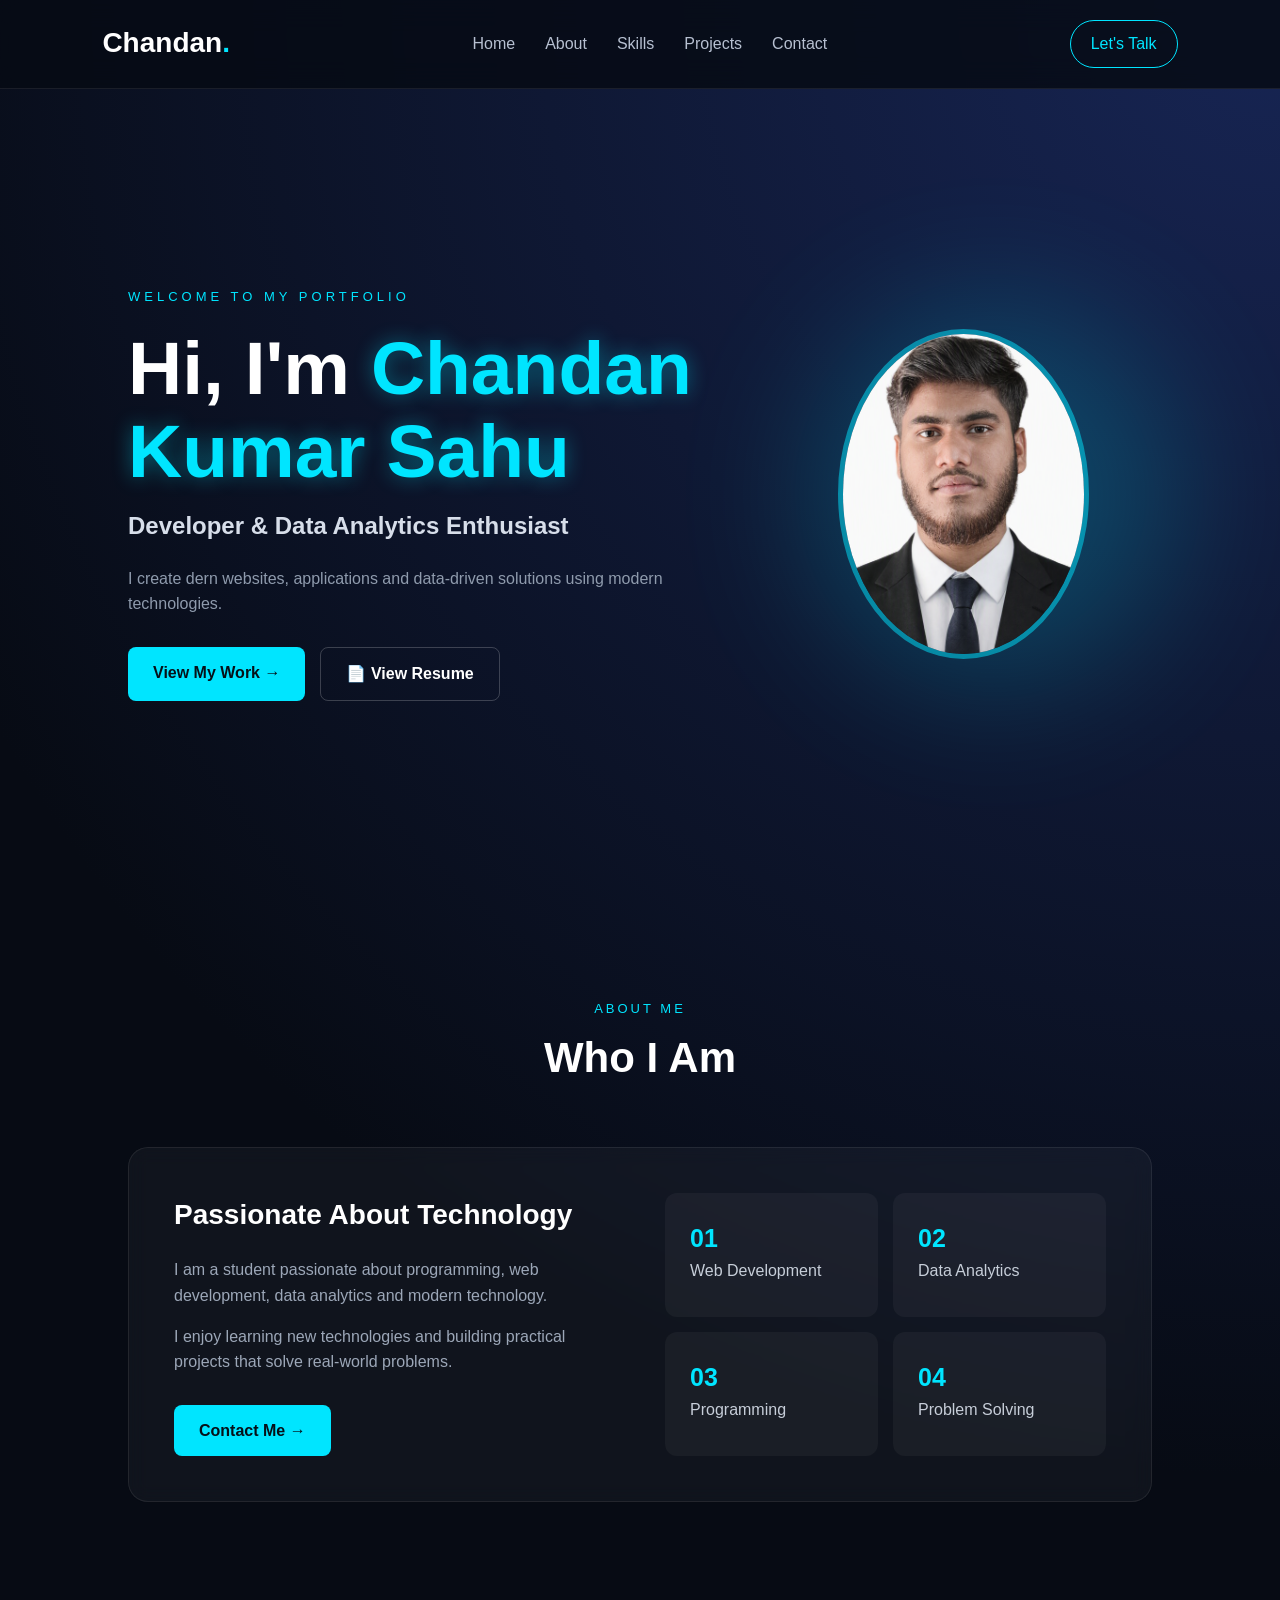
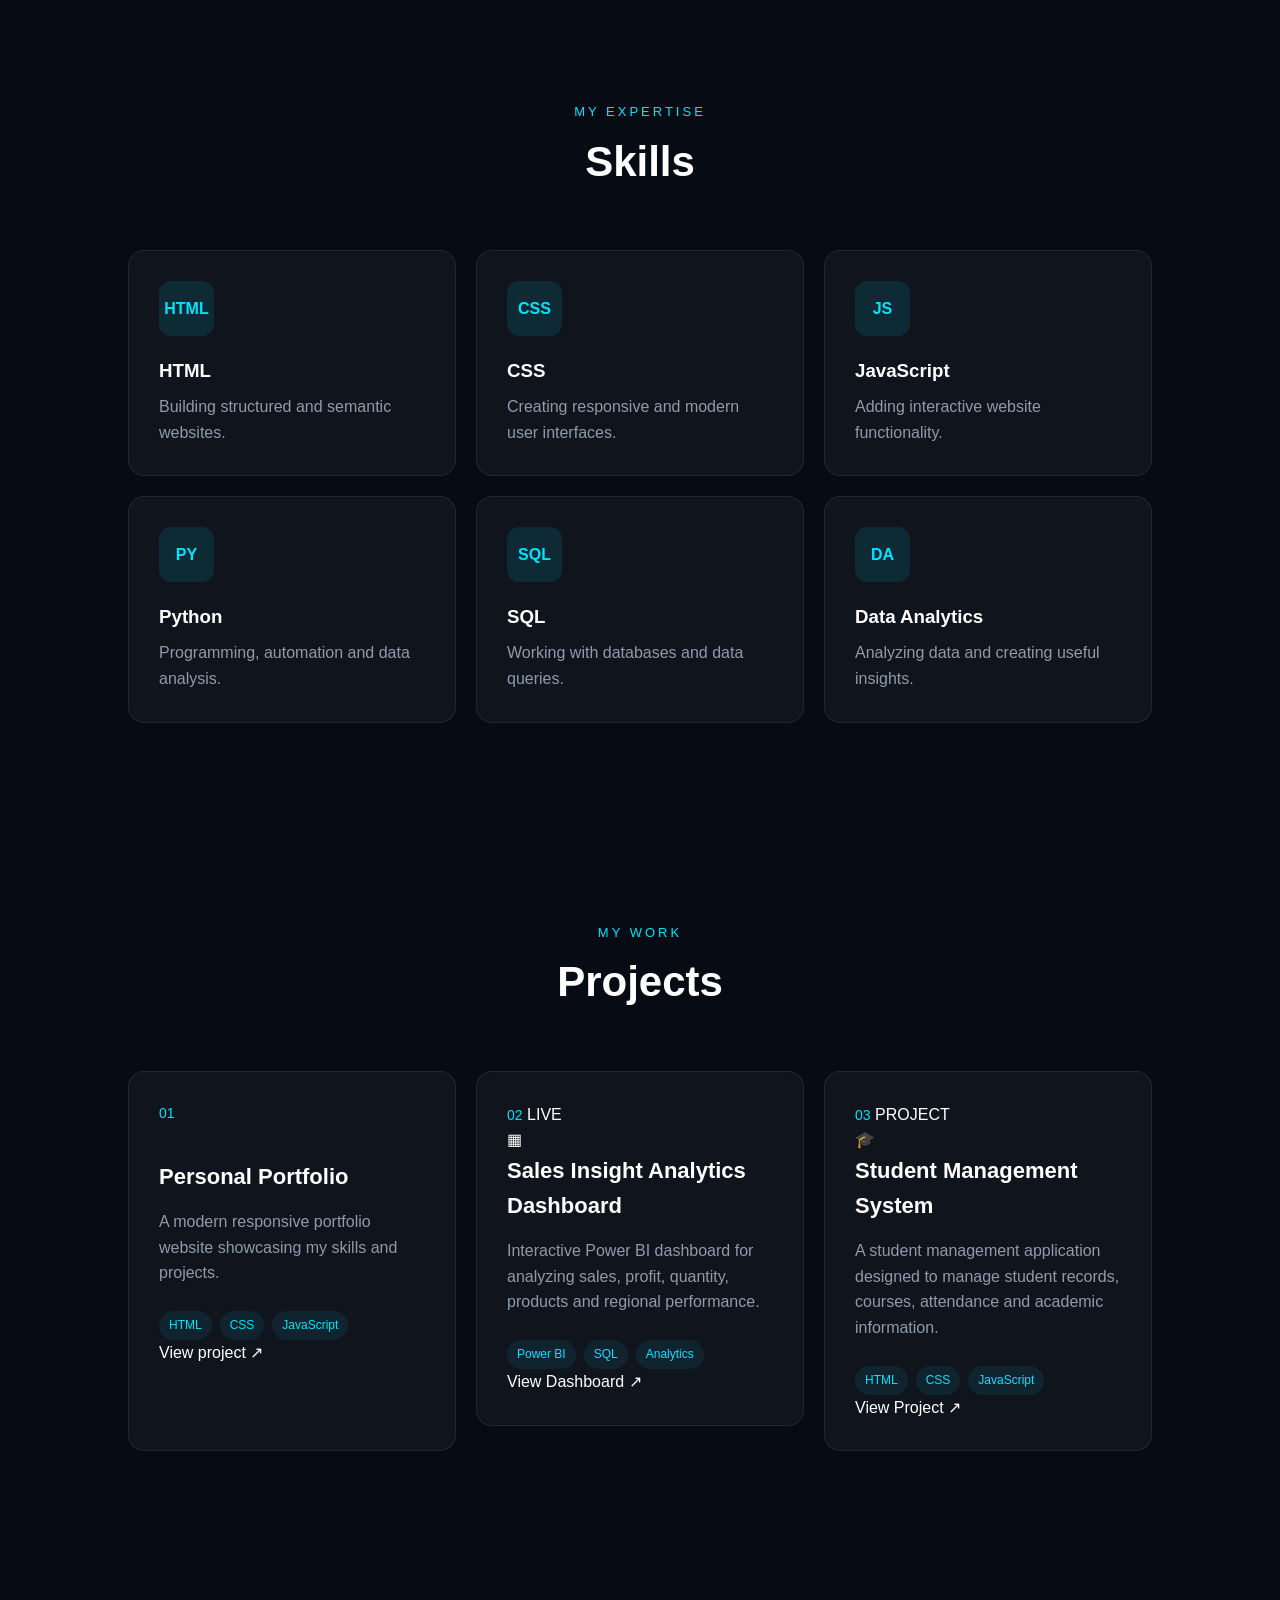
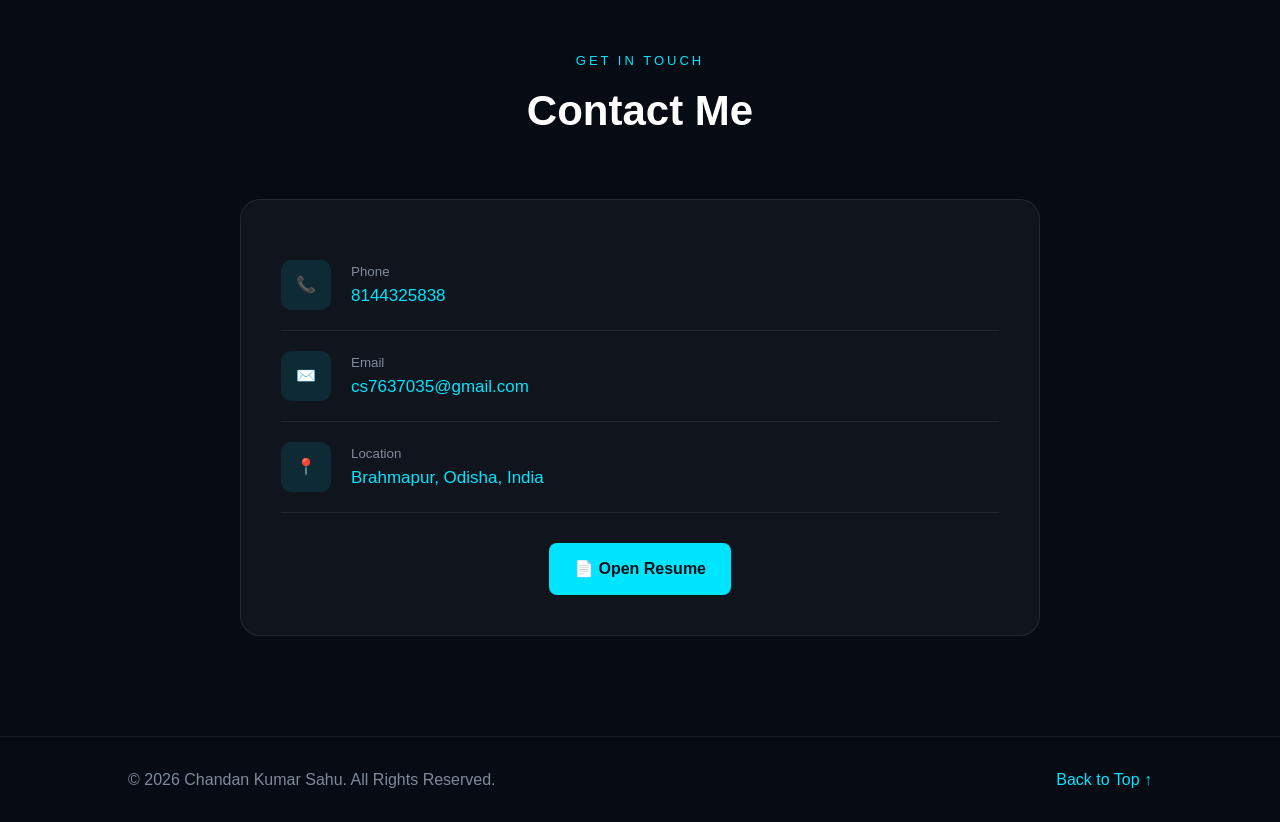
<file: index.html>
<!DOCTYPE html>
<html lang="en">

<head>
    <meta charset="UTF-8">
    <meta name="viewport" content="width=device-width, initial-scale=1.0">

    <title>Chandan Kumar Sahu | Portfolio</title>

    <!-- CSS Connection -->
    <link rel="stylesheet" href="style.css">
</head>

<body>

    <!-- ================= NAVBAR ================= -->

    <header class="navbar">

        <div class="logo">
            Chandan<span>.</span>
        </div>

        <nav>
            <a href="#home">Home</a>
            <a href="#about">About</a>
            <a href="#skills">Skills</a>
            <a href="#projects">Projects</a>
            <a href="#contact">Contact</a>
        </nav>

        <a href="#contact" class="nav-btn">Let's Talk</a>

    </header>


    <!-- ================= HOME ================= -->

    <section id="home" class="hero">

        <div class="hero-content">

            <p class="small-title">WELCOME TO MY PORTFOLIO</p>

            <h1>
                Hi, I'm <span>Chandan Kumar Sahu</span>
            </h1>

            <h2>Developer & Data Analytics Enthusiast</h2>

            <p class="hero-text">
                I create  dern websites, applications and
                data-driven solutions using modern technologies.
            </p>

            <div class="hero-buttons">

                <a href="#projects" class="primary-btn">
                    View My Work →
                </a>

                <a href="resume.pdf" target="_blank" class="secondary-btn">
                    📄 View Resume
                </a>

            </div>


        </div>


        <!-- Profile Photo -->

        <div class="hero-image">

            <div class="image-glow"></div>

            <img src="images/chandan.jpg" alt="Chandan Kumar Sahu">

        </div>

    </section>


    <!-- ================= ABOUT ================= -->

    <section id="about" class="section">

        <div class="section-title">
            <p>ABOUT ME</p>
            <h2>Who I Am</h2>
        </div>

        <div class="about-card">

            <div class="about-text">

                <h3>Passionate About Technology</h3>

                <p>
                    I am a student passionate about programming,
                    web development, data analytics and modern
                    technology.
                </p>

                <p>
                    I enjoy learning new technologies and building
                    practical projects that solve real-world problems.
                </p>

                <a href="#contact" class="primary-btn">
                    Contact Me →
                </a>

            </div>

            <div class="about-info">

                <div class="info-box">
                    <strong>01</strong>
                    <span>Web Development</span>
                </div>

                <div class="info-box">
                    <strong>02</strong>
                    <span>Data Analytics</span>
                </div>

                <div class="info-box">
                    <strong>03</strong>
                    <span>Programming</span>
                </div>

                <div class="info-box">
                    <strong>04</strong>
                    <span>Problem Solving</span>
                </div>

            </div>

        </div>

    </section>


    <!-- ================= SKILLS ================= -->

    <section id="skills" class="section">

        <div class="section-title">
            <p>MY EXPERTISE</p>
            <h2>Skills</h2>
        </div>

        <div class="skills-grid">

            <div class="skill-card">
                <div class="skill-icon">HTML</div>
                <h3>HTML</h3>
                <p>Building structured and semantic websites.</p>
            </div>

            <div class="skill-card">
                <div class="skill-icon">CSS</div>
                <h3>CSS</h3>
                <p>Creating responsive and modern user interfaces.</p>
            </div>

            <div class="skill-card">
                <div class="skill-icon">JS</div>
                <h3>JavaScript</h3>
                <p>Adding interactive website functionality.</p>
            </div>

            <div class="skill-card">
                <div class="skill-icon">PY</div>
                <h3>Python</h3>
                <p>Programming, automation and data analysis.</p>
            </div>

            <div class="skill-card">
                <div class="skill-icon">SQL</div>
                <h3>SQL</h3>
                <p>Working with databases and data queries.</p>
            </div>

            <div class="skill-card">
                <div class="skill-icon">DA</div>
                <h3>Data Analytics</h3>
                <p>Analyzing data and creating useful insights.</p>
            </div>

        </div>

    </section>





<!-- ================= PROJECTS ================= -->



<section id="projects" class="section">

    <div class="section-title">
        <p>MY WORK</p>
        <h2>Projects</h2>
    </div>

    <div class="projects-grid">

        <!-- Project 01 -->
        <div class="project-card"
             onclick="window.open('projects/personal-portfolio/index.html', '_blank')"
             style="cursor: pointer;">

            <div class="project-number">01</div>

            <h3>Personal Portfolio</h3>

            <p>
                A modern responsive portfolio website
                showcasing my skills and projects.
            </p>

            <div class="project-tags">
                <span>HTML</span>
                <span>CSS</span>
                <span>JavaScript</span>
            </div>

        

         <div class="project-action">
            View project <span>↗</span>
        </div>

    </div>



        <!-- Project 02 -->
<a href="https://app.powerbi.com/groups/me/reports/86f634c4-5cac-4b02-8c32-2f3cba8c0c59/651b6f62e0460a03127c?experience=power-bi"
   target="_blank"
   class="project-link">

    <div class="project-card project-card-powerbi">

        <div class="project-top">
            <span class="project-number">02</span>
            <span class="project-status">LIVE</span>
        </div>

        <div class="project-icon">▦</div>

        <h3>Sales Insight Analytics Dashboard</h3>

        <p>
            Interactive Power BI dashboard for analyzing sales,
            profit, quantity, products and regional performance.
        </p>

        <div class="project-tags">
            <span>Power BI</span>
            <span>SQL</span>
            <span>Analytics</span>
        </div>

        <div class="project-action">
            View Dashboard <span>↗</span>
        </div>

    </div>

</a>


<!-- Project 03 -->
<a href="projects/student-management/index.html" class="project-link">

    <div class="project-card project-card-student">

        <div class="project-top">
            <span class="project-number">03</span>
            <span class="project-status">PROJECT</span>
        </div>

        <div class="project-icon">🎓</div>

        <h3>Student Management System</h3>

        <p>
            A student management application designed to manage
            student records, courses, attendance and academic information.
        </p>

        <div class="project-tags">
            <span>HTML</span>
            <span>CSS</span>
            <span>JavaScript</span>
        </div>

        <div class="project-action">
            View Project <span>↗</span>
        </div>

    </div>

</a>

</div> <!-- projects-grid -->

</section> <!-- Projects -->

       




    <!-- ================= CONTACT ================= -->

    <section id="contact" class="section contact-section">

        <div class="section-title">
            <p>GET IN TOUCH</p>
            <h2>Contact Me</h2>
        </div>

        <div class="contact-card">

            <div class="contact-item">

                <div class="contact-icon">📞</div>

                <div>
                    <small>Phone</small>

                    <a href="tel:+918144325838">
                        8144325838
                    </a>
                </div>

            </div>


            <div class="contact-item">

                <div class="contact-icon">✉️</div>

                <div>
                    <small>Email</small>

                    <a href="mailto:cs7637035@gmail.com">
                        cs7637035@gmail.com
                    </a>
                </div>

            </div>


            <div class="contact-item">

                <div class="contact-icon">📍</div>

                <div>
                    <small>Location</small>

                    <a href="https://www.google.com/maps/search/?api=1&query=Brahmapur,Odisha,India"
                       target="_blank">

                        Brahmapur, Odisha, India

                    </a>

                </div>

            </div>


            <div class="resume-area">

                <a href="resume.pdf" target="_blank" class="primary-btn">
                    📄 Open Resume
                </a>

            </div>

        </div>

    </section>


    <!-- ================= FOOTER ================= -->

    <footer>

        <p>
            © 2026 Chandan Kumar Sahu. All Rights Reserved.
        </p>

        <a href="#home">
            Back to Top ↑
        </a>

    </footer>


</body>
</html>
</file>
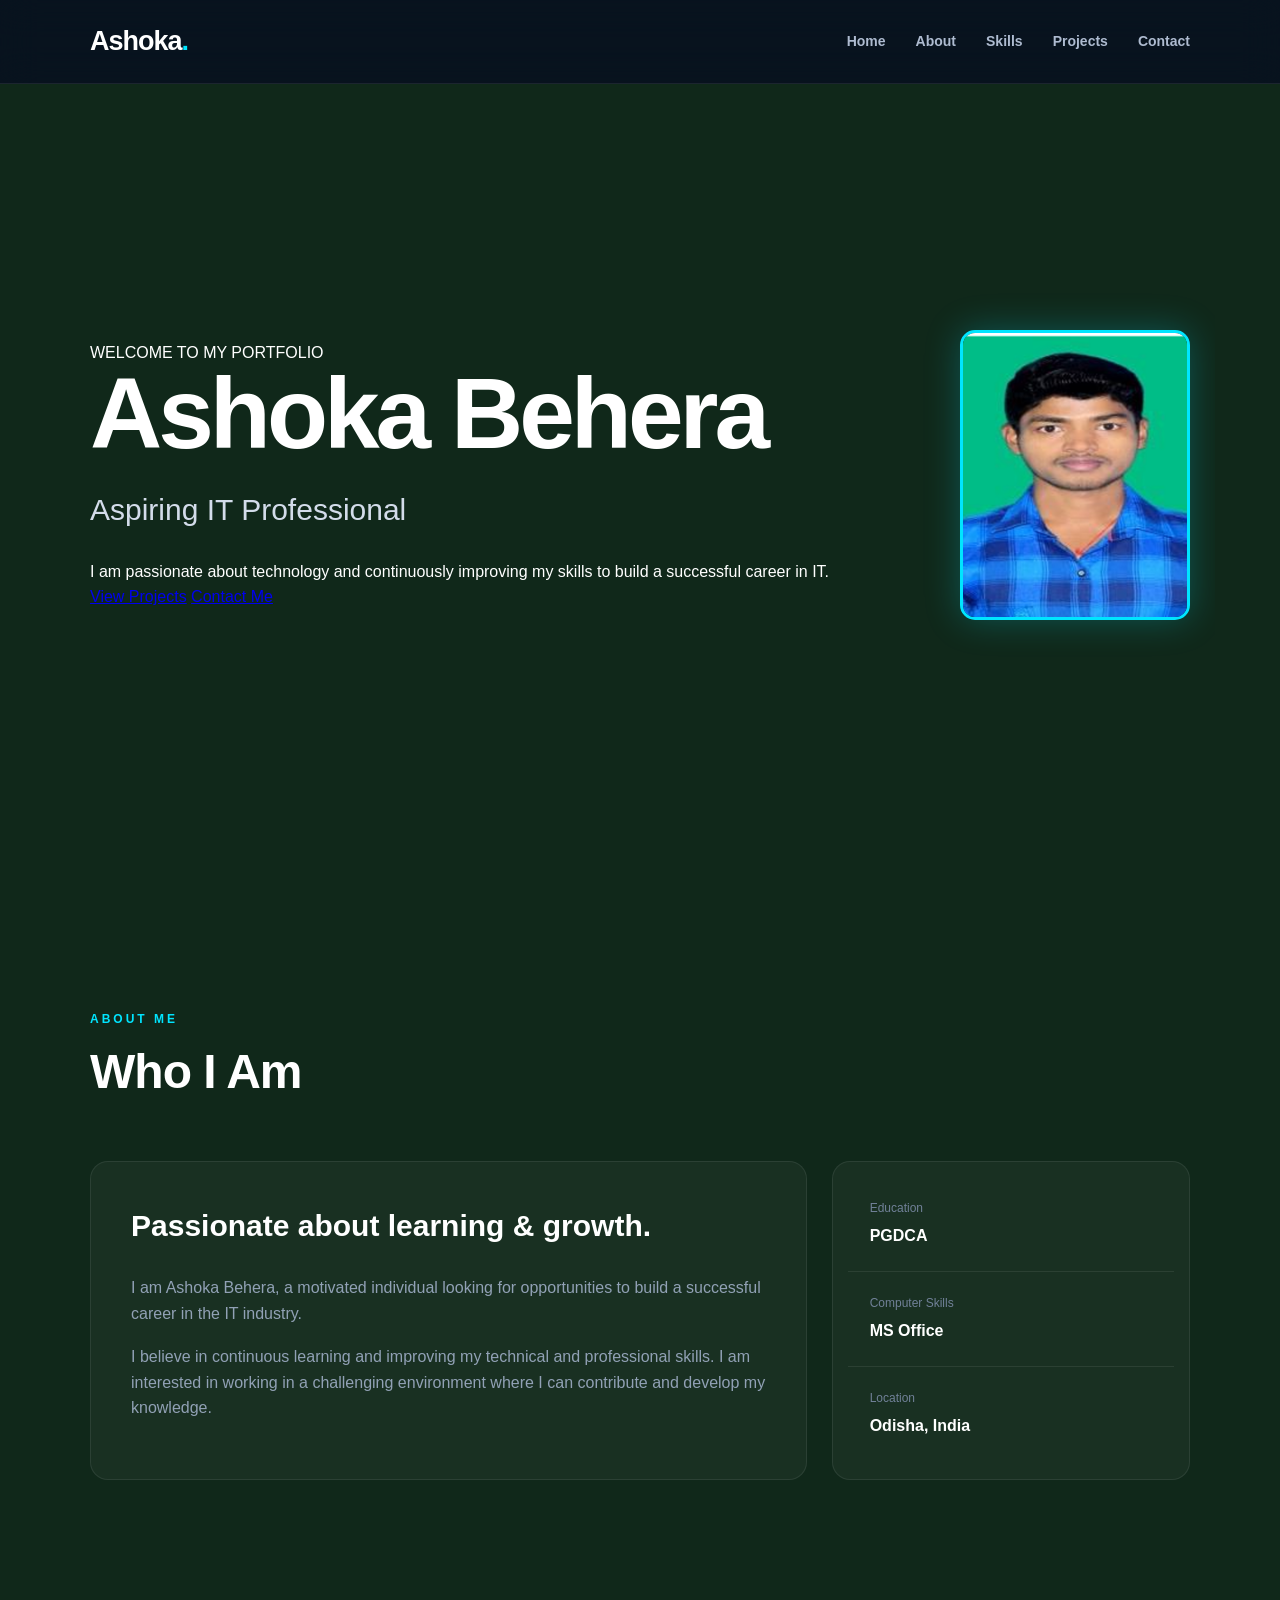
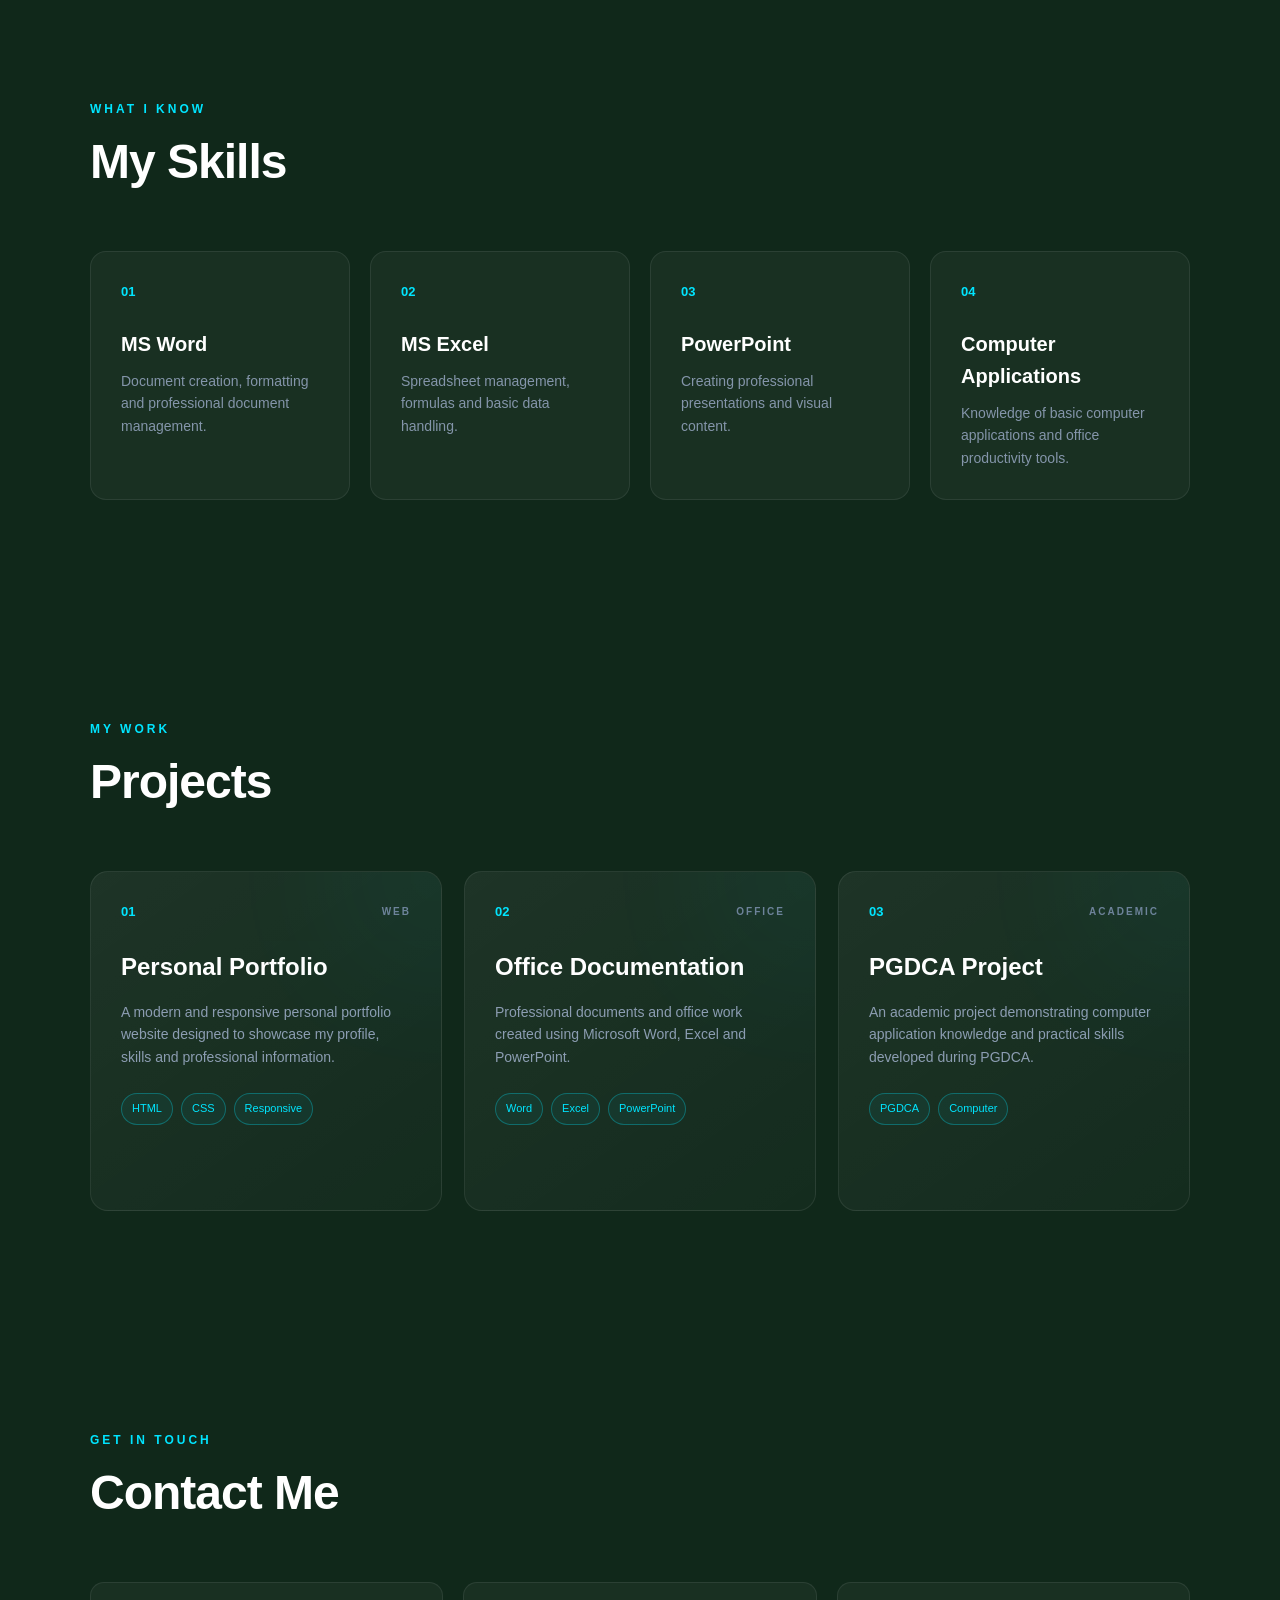
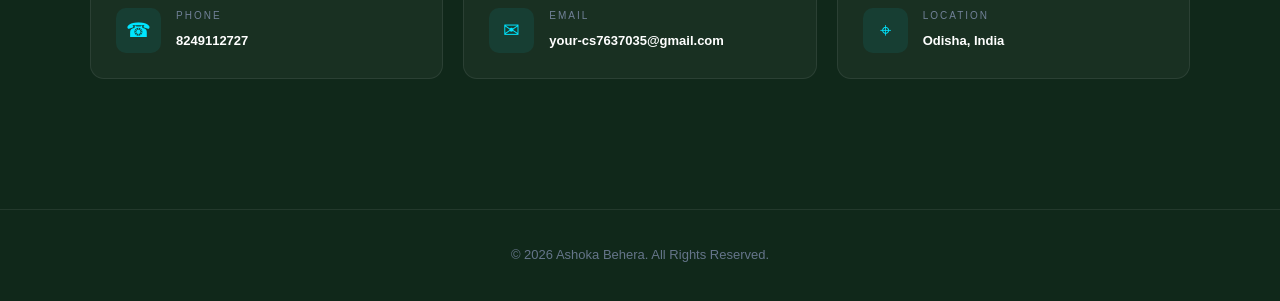
<file: projects/personal-portfolio/index.html>
<!DOCTYPE html>
<html lang="en">
<head>
    <meta charset="UTF-8">
    <meta name="viewport" content="width=device-width, initial-scale=1.0">

    <title>Ashoka Behera | Portfolio</title>

    <link rel="stylesheet" href="style.css">
</head>

<body>

    <!-- NAVBAR -->
    <header>
        <nav class="navbar">

            <a href="#home" class="logo">
                Ashoka<span>.</span>
            </a>

            <div class="nav-links">
                <a href="#home">Home</a>
                <a href="#about">About</a>
                <a href="#skills">Skills</a>
                <a href="#projects">Projects</a>
                <a href="#contact">Contact</a>
            </div>

        </nav>
    </header>


    <!-- HERO -->


<section id="home" class="hero">

    <!-- LEFT SIDE: CONTENT -->
    <div class="hero-content">

        <p class="welcome">WELCOME TO MY PORTFOLIO</p>

        <h1>Ashoka Behera</h1>

        <h2>Aspiring IT Professional</h2>

        <p>
            I am passionate about technology and continuously
            improving my skills to build a successful career in IT.
        </p>

        <div class="hero-buttons">
            <a href="#projects">View Projects</a>
            <a href="#contact">Contact Me</a>
        </div>

    </div>

    <!-- RIGHT SIDE: PHOTO -->
    <div class="hero-photo">
        <img src="images/ashok.jpg.png" alt="Ashoka Behera">
    </div>

</section>


    <!-- ABOUT -->
    <section id="about" class="section">

        <div class="section-heading">
            <p>ABOUT ME</p>
            <h2>Who I Am</h2>
        </div>

        <div class="about-container">

            <div class="about-card">

                <h3>
                    Passionate about learning & growth.
                </h3>

                <p>
                    I am Ashoka Behera, a motivated individual
                    looking for opportunities to build a successful
                    career in the IT industry.
                </p>

                <p>
                    I believe in continuous learning and improving
                    my technical and professional skills. I am
                    interested in working in a challenging environment
                    where I can contribute and develop my knowledge.
                </p>

            </div>

            <div class="about-info">

                <div class="info-item">
                    <span>Education</span>
                    <strong>PGDCA</strong>
                </div>

                <div class="info-item">
                    <span>Computer Skills</span>
                    <strong>MS Office</strong>
                </div>

                <div class="info-item">
                    <span>Location</span>
                    <strong>Odisha, India</strong>
                </div>

            </div>

        </div>

    </section>


    <!-- SKILLS -->
    <section id="skills" class="section">

        <div class="section-heading">
            <p>WHAT I KNOW</p>
            <h2>My Skills</h2>
        </div>

        <div class="skills-grid">

            <div class="skill-card">
                <div class="skill-number">01</div>
                <h3>MS Word</h3>
                <p>
                    Document creation, formatting and professional
                    document management.
                </p>
            </div>

            <div class="skill-card">
                <div class="skill-number">02</div>
                <h3>MS Excel</h3>
                <p>
                    Spreadsheet management, formulas and basic
                    data handling.
                </p>
            </div>

            <div class="skill-card">
                <div class="skill-number">03</div>
                <h3>PowerPoint</h3>
                <p>
                    Creating professional presentations and
                    visual content.
                </p>
            </div>

            <div class="skill-card">
                <div class="skill-number">04</div>
                <h3>Computer Applications</h3>
                <p>
                    Knowledge of basic computer applications
                    and office productivity tools.
                </p>
            </div>

        </div>

    </section>


    <!-- PROJECTS -->
    <section id="projects" class="section">

        <div class="section-heading">
            <p>MY WORK</p>
            <h2>Projects</h2>
        </div>

        <div class="projects-grid">

            <div class="project-card">

                <div class="project-top">
                    <span class="project-number">01</span>
                    <span class="project-type">WEB</span>
                </div>

                <h3>Personal Portfolio</h3>

                <p>
                    A modern and responsive personal portfolio
                    website designed to showcase my profile,
                    skills and professional information.
                </p>

                <div class="project-tags">
                    <span>HTML</span>
                    <span>CSS</span>
                    <span>Responsive</span>
                </div>

            </div>


            <div class="project-card">

                <div class="project-top">
                    <span class="project-number">02</span>
                    <span class="project-type">OFFICE</span>
                </div>

                <h3>Office Documentation</h3>

                <p>
                    Professional documents and office work
                    created using Microsoft Word, Excel and
                    PowerPoint.
                </p>

                <div class="project-tags">
                    <span>Word</span>
                    <span>Excel</span>
                    <span>PowerPoint</span>
                </div>

            </div>


            <div class="project-card">

                <div class="project-top">
                    <span class="project-number">03</span>
                    <span class="project-type">ACADEMIC</span>
                </div>

                <h3>PGDCA Project</h3>

                <p>
                    An academic project demonstrating computer
                    application knowledge and practical skills
                    developed during PGDCA.
                </p>

                <div class="project-tags">
                    <span>PGDCA</span>
                    <span>Computer</span>
                </div>

            </div>

        </div>

    </section>


    <!-- CONTACT -->
    <section id="contact" class="section contact-section">

        <div class="section-heading">
            <p>GET IN TOUCH</p>
            <h2>Contact Me</h2>
        </div>

        <div class="contact-grid">

            <a href="tel:8249112727" class="contact-card">
                <div class="contact-icon">☎</div>
                <div>
                    <small>PHONE</small>
                    <strong>8249112727</strong>
                </div>
            </a>

            <a href="mailto:your-cs7637035@gmail.com" class="contact-card">
                <div class="contact-icon">✉</div>
                <div>
                    <small>EMAIL</small>
                    <strong>your-cs7637035@gmail.com</strong>
                </div>
            </a>

            <a href="https://www.google.com/maps/search/?api=1&query=Odisha%2C+India"
               target="_blank"
               class="contact-card">

                <div class="contact-icon">⌖</div>

                <div>
                    <small>LOCATION</small>
                    <strong>Odisha, India</strong>
                </div>

            </a>

        </div>

    </section>


    <!-- FOOTER -->
    <footer>

        <p>
            © 2026 Ashoka Behera. All Rights Reserved.
        </p>

    </footer>


</body>
</html>
</file>
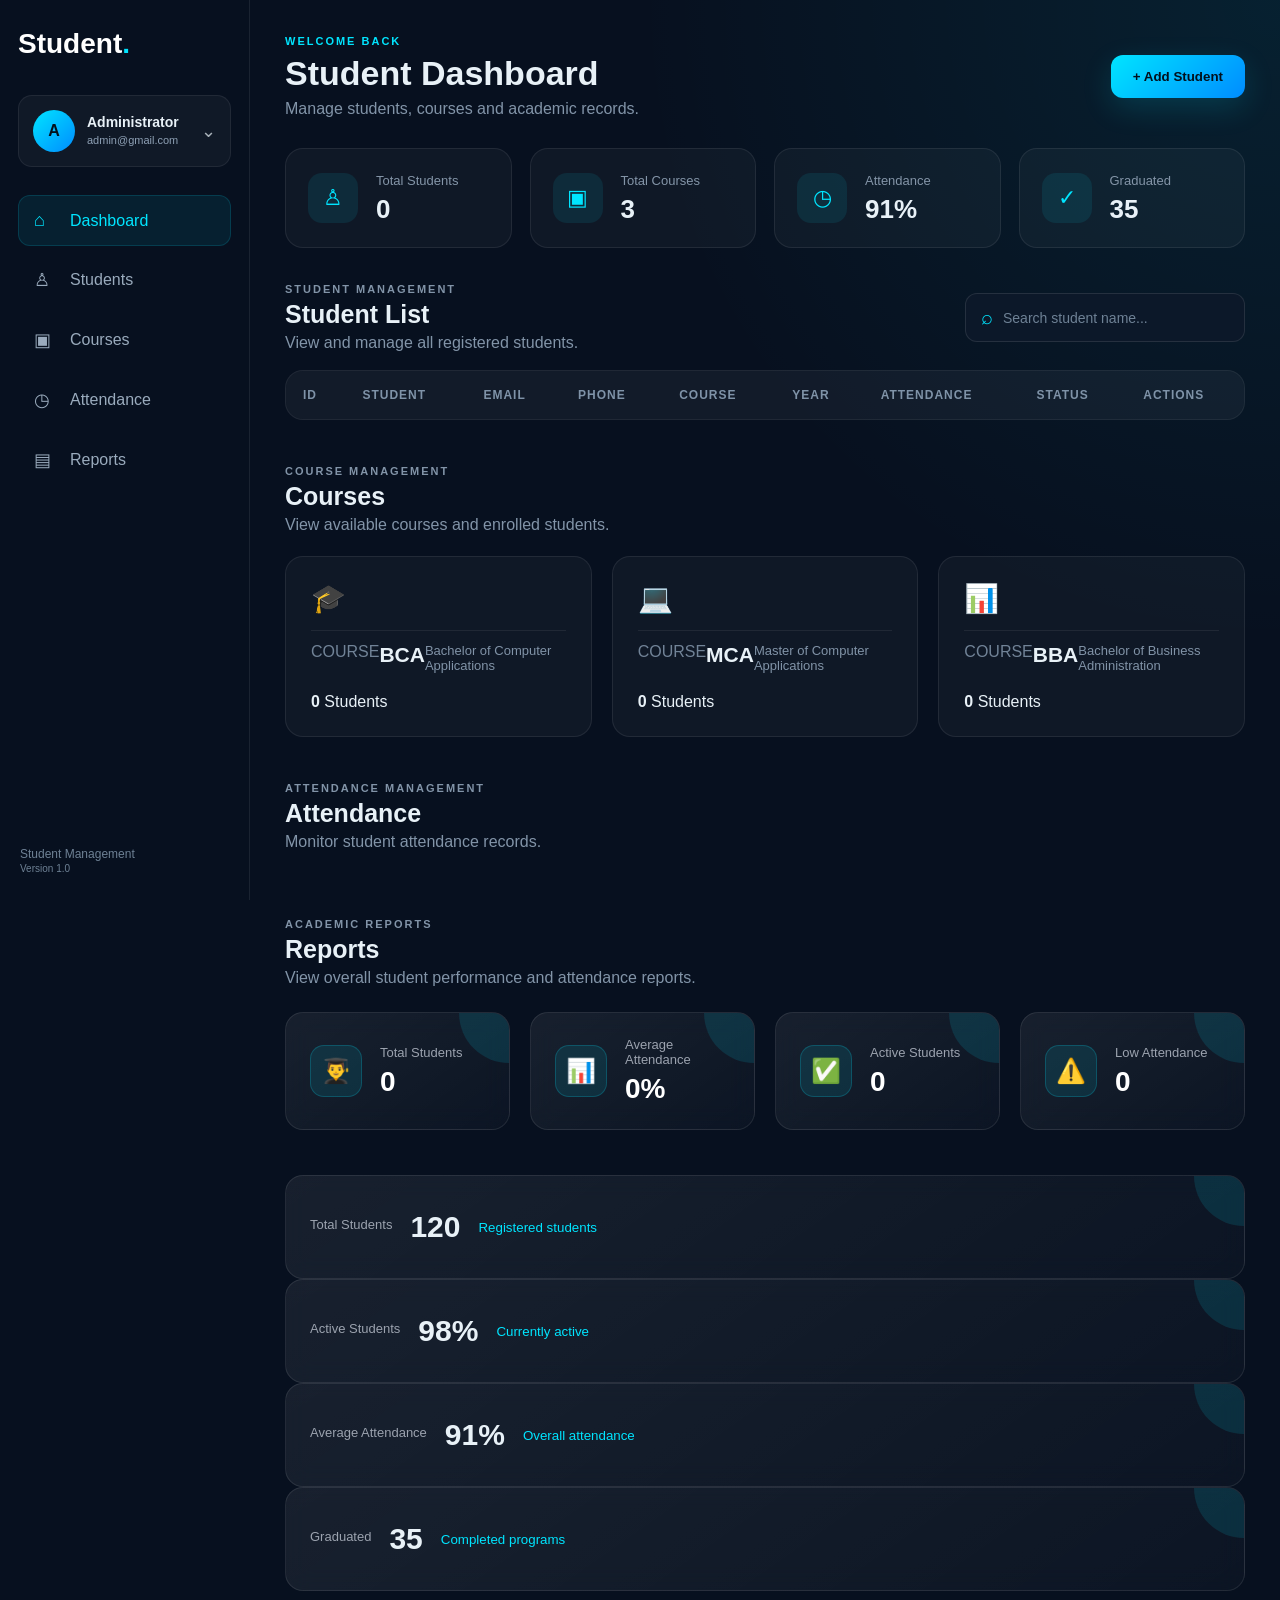
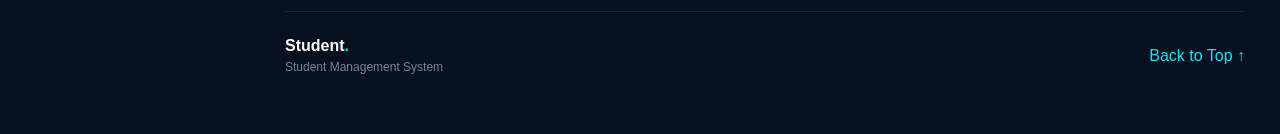
<file: projects/student-management/index.html>
<!DOCTYPE html>

<html lang="en">

<head>


<meta charset="UTF-8">

<meta
    name="viewport"
    content="width=device-width, initial-scale=1.0"
>

<title>Student Management System</title>

<link
    rel="stylesheet"
    href="style.css"
>


</head>

<body>

<!-- ================= SIDEBAR ================= -->


<aside class="sidebar">


<div class="logo">
    Student<span>.</span>
</div>



<div class="admin-profile" id="adminProfile">

    <div class="admin-avatar">
        A
    </div>

    <div class="admin-info">
        <strong>Admin</strong>
        <small>Administrator</small>
    </div>

    <span class="admin-arrow">⌄</span>

</div>

<!-- ADMIN MENU -->
<div class="admin-menu" id="adminMenu">

    <button type="button" id="settingsBtn">
        <span>⚙️</span>
        Settings
    </button>

    <button type="button" id="changePasswordBtn">
        <span>🔐</span>
        Change Password
    </button>

    <button type="button" id="themeBtn">
        <span>🌙</span>
        Theme
    </button>

    <button type="button" id="logoutBtn">
        <span>🚪</span>
        Logout
    </button>

</div>


<nav class="sidebar-nav">


    <a
        href="#dashboard"
        class="nav-link active"
    >
        <span>⌂</span>
        Dashboard
    </a>


    <a
        href="#students"
        class="nav-link"
    >
        <span>♙</span>
        Students
    </a>


    <a
        href="#courses"
        class="nav-link"
    >
        <span>▣</span>
        Courses
    </a>


    <a
        href="#attendance"
        class="nav-link"
    >
        <span>◷</span>
        Attendance
    </a>


    <a
        href="#reports"
        class="nav-link"
    >
        <span>▤</span>
        Reports
    </a>



</nav>


<div class="sidebar-bottom">

    <p>Student Management</p>

    <small>
        Version 1.0
    </small>

</div>


</aside>

<!-- ================= MAIN ================= -->

<main class="main-content">


<!-- ================= DASHBOARD ================= -->

<header 
    class="topbar"
    id="dashboard"
>

    <div>

        <p class="welcome-text">
            WELCOME BACK
        </p>

        <h1>
            Student Dashboard
        </h1>

        <p class="subtitle">
            Manage students, courses and academic records.
        </p>

    </div>


    <button
        class="add-btn"
        id="openModalBtn"
        type="button"
    >
        + Add Student
    </button>

</header>



<!-- ================= STATS ================= -->

<section class="stats-grid">


    <!-- TOTAL STUDENTS -->

    <div class="stat-card">

        <div class="stat-icon">
            ♙
        </div>

        <div>

            <span>
                Total Students
            </span>

            <h2 id="totalStudents">
                3
            </h2>

        </div>

    </div>



    <!-- TOTAL COURSES -->

    <div class="stat-card">

        <div class="stat-icon">
            ▣
        </div>

        <div>

            <span>
                Total Courses
            </span>

            <h2>
                3
            </h2>

        </div>

    </div>



    <!-- ATTENDANCE -->

    <div class="stat-card">

        <div class="stat-icon">
            ◷
        </div>

        <div>

            <span>
                Attendance
            </span>

            <h2>
                91%
            </h2>

        </div>

    </div>



    <!-- GRADUATED -->

    <div class="stat-card">

        <div class="stat-icon">
            ✓
        </div>

        <div>

            <span>
                Graduated
            </span>

            <h2>
                35
            </h2>

        </div>

    </div>


</section>



<!-- ================= STUDENTS ================= -->

<section
    class="content-section"
    id="students"
>


    <div class="section-header">


        <div>

            <p class="section-label">
                STUDENT MANAGEMENT
            </p>

            <h2>
                Student List
            </h2>

            <p>
                View and manage all registered students.
            </p>

        </div>



        <div class="search-wrapper">

            <span>
                ⌕
            </span>

            <input
                type="text"
                id="searchStudent"
                placeholder="Search student name..."
                autocomplete="off"
            >

        </div>


    </div>



    <div class="table-container">


        <table>

            <thead>

                <tr>

                    <th>
                        ID
                    </th>

                    <th>
                        Student
                    </th>

                    <th>
                        Email
                    </th>

                    <th>
                        Phone
                    </th>

                    <th>
                        Course
                    </th>

                    <th>
                        Year
                    </th>

                    <th>
                        Attendance
                    </th>

                    <th>
                        Status
                    </th>

                    <th>
                        Actions
                    </th>

                </tr>

            </thead>



            <tbody id="studentTable">


                <!-- STUDENT 1 -->

                <tr>

                    <td>
                        ST001
                    </td>


                    <td>

                        <div class="student-name">

                            <div class="student-avatar">
                                R
                            </div>

                            Rahul Kumar

                        </div>

                    </td>

                    <td>
                        rahul@gmail.com
                    </td>

                    <td>
                        8144325838
                    </td>


                    <td>
                        BCA
                    </td>


                    <td>
                        3rd Year
                    </td>


                    <td>
                        95%
                    </td>


                    <td>

                        <span class="status active-status">
                            Active
                        </span>

                    </td>


                    <td>

                        <button
                            class="edit-btn"
                            type="button"
                        >
                            Edit
                        </button>


                        <button
                            class="delete-btn"
                            type="button"
                        >
                            Delete
                        </button>

                    </td>

                </tr>



                <!-- STUDENT 2 -->

                <tr>

                    <td>
                        ST002
                    </td>


                    <td>

                        <div class="student-name">

                            <div class="student-avatar">
                                P
                            </div>

                            Priya Das

                        </div>

                    </td>

                    <td>
                        priya@gmail.com
                    </td>

                    <td>
                        8144325268
                    </td>


                    <td>
                        BCA
                    </td>


                    <td>
                        2nd Year
                    </td>


                    <td>
                        90%
                    </td>


                    <td>

                        <span class="status active-status">
                            Active
                        </span>

                    </td>


                    <td>

                        <button
                            class="edit-btn"
                            type="button"
                        >
                            Edit
                        </button>


                        <button
                            class="delete-btn"
                            type="button"
                        >
                            Delete
                        </button>

                    </td>

                </tr>



                <!-- STUDENT 3 -->

                <tr>

                    <td>
                        ST003
                    </td>


                    <td>

                        <div class="student-name">

                            <div class="student-avatar">
                                A
                            </div>

                            Amit Sahu

                        </div>

                    </td>

                    <td>
                        amita@gmail.com
                    </td>

                    <td>
                        7751063940
                    </td>


                    <td>
                        BCA
                    </td>


                    <td>
                        1st Year
                    </td>


                    <td>
                        88%
                    </td>


                    <td>

                        <span class="status active-status">
                            Active
                        </span>

                    </td>


                    <td>

                        <button
                            class="edit-btn"
                            type="button"
                        >
                            Edit
                        </button>


                        <button
                            class="delete-btn"
                            type="button"
                        >
                            Delete
                        </button>

                    </td>

                </tr>


            </tbody>

        </table>



        <div
            class="no-results"
            id="noResults"
            style="display:none;"
        >
            No students found.
        </div>


    </div>

</section>



<!-- ================= COURSES ================= -->


<section class="content-section" id="courses">

    <div class="section-header simple-header">
        <div>
            <p class="section-label">COURSE MANAGEMENT</p>
            <h2>Courses</h2>
            <p>View available courses and enrolled students.</p>
        </div>
    </div>

    <div class="course-grid" id="courseGrid">

        <div class="course-card">
            <div class="course-icon">🎓</div>

            <div class="course-info">
                <span>COURSE</span>
                <h3>BCA</h3>
                <p>
                    Bachelor of Computer Applications
                </p>
            </div>

            <div class="course-count">
                <strong id="bcaCount">0</strong>
                <span>Students</span>
            </div>
        </div>


        <div class="course-card">
            <div class="course-icon">💻</div>

            <div class="course-info">
                <span>COURSE</span>
                <h3>MCA</h3>
                <p>
                    Master of Computer Applications
                </p>
            </div>

            <div class="course-count">
                <strong id="mcaCount">0</strong>
                <span>Students</span>
            </div>
        </div>


        <div class="course-card">
            <div class="course-icon">📊</div>

            <div class="course-info">
                <span>COURSE</span>
                <h3>BBA</h3>
                <p>
                    Bachelor of Business Administration
                </p>
            </div>

            <div class="course-count">
                <strong id="bbaCount">0</strong>
                <span>Students</span>
            </div>
        </div>

    </div>

</section>





<!-- ================= ATTENDANCE ================= -->

<section
    class="content-section"
    id="attendance"
>

    <div class="section-header simple-header">

        <div>

            <p class="section-label">
                ATTENDANCE MANAGEMENT
            </p>

            <h2>
                Attendance
            </h2>

            <p>
                Monitor student attendance records.
            </p>

        </div>

    </div>


    <!-- DYNAMIC ATTENDANCE CARDS -->

    <div
        class="attendance-grid"
        id="attendanceGrid"
    >

        <!-- JavaScript will create attendance cards here -->

    </div>


</section>



<!-- ================= REPORTS ================= -->


<section class="content-section" id="reports">

    <div class="section-header simple-header">
        <div>
            <p class="section-label">ACADEMIC REPORTS</p>
            <h2>Reports</h2>
            <p>View overall student performance and attendance reports.</p>
        </div>
    </div>

    <div class="report-grid">

        <div class="report-card">
            <div class="report-icon">👨‍🎓</div>
            <div>
                <span>Total Students</span>
                <h3 id="reportTotalStudents">0</h3>
            </div>
        </div>

        <div class="report-card">
            <div class="report-icon">📊</div>
            <div>
                <span>Average Attendance</span>
                <h3 id="reportAverageAttendance">0%</h3>
            </div>
        </div>

        <div class="report-card">
            <div class="report-icon">✅</div>
            <div>
                <span>Active Students</span>
                <h3 id="reportActiveStudents">0</h3>
            </div>
        </div>

        <div class="report-card">
            <div class="report-icon">⚠️</div>
            <div>
                <span>Low Attendance</span>
                <h3 id="reportLowAttendance">0</h3>
            </div>
        </div>

    </div>

</section>




        <!-- TOTAL STUDENTS -->

        <div class="report-card">

            <span>
                Total Students
            </span>

            <strong>
                120
            </strong>

            <small>
                Registered students
            </small>

        </div>



        <!-- ACTIVE STUDENTS -->

        <div class="report-card">

            <span>
                Active Students
            </span>

            <strong>
                98%
            </strong>

            <small>
                Currently active
            </small>

        </div>



        <!-- AVERAGE ATTENDANCE -->

        <div class="report-card">

            <span>
                Average Attendance
            </span>

            <strong>
                91%
            </strong>

            <small>
                Overall attendance
            </small>

        </div>



        <!-- GRADUATED -->

        <div class="report-card">

            <span>
                Graduated
            </span>

            <strong>
                35
            </strong>

            <small>
                Completed programs
            </small>

        </div>


    </div>

</section>



<!-- ================= FOOTER ================= -->

<footer>

    <div>

        <strong>
            Student<span>.</span>
        </strong>

        <p>
            Student Management System
        </p>

    </div>


    <a href="#dashboard">
        Back to Top ↑
    </a>

</footer>


</main>

<!-- =================================================
     ADD STUDENT MODAL
================================================= -->

<div
    class="modal"
    id="studentModal"
>


<div class="modal-content">


    <div class="modal-header">

        <div>

            <p class="section-label">
                STUDENT RECORD
            </p>

            <h2>
                Add New Student
            </h2>

        </div>


        <button
            class="close-btn"
            id="closeModalBtn"
            type="button"
        >
            ×
        </button>

    </div>



    <form id="studentForm">


        <div class="form-grid">


            <!-- NAME -->

            <div class="form-group">

                <label>
                    Student Name
                </label>

                <input
                    type="text"
                    id="studentName"
                    placeholder="Enter student name"
                    required
                >

            </div>



            <!-- EMAIL -->

            <div class="form-group">

                <label>
                    Email
                </label>

                <input
                    type="email"
                    id="studentEmail"
                    placeholder="student@email.com"
                    required
                >

            </div>



            <!-- PHONE -->

            <div class="form-group">

                <label>
                    Phone
                </label>

                <input
                    type="tel"
                    id="studentPhone"
                    placeholder="Enter phone number"
                    required
                >

            </div>



            <!-- COURSE -->

            <div class="form-group">

                <label>
                    Course
                </label>

                <select
                    id="studentCourse"
                    required
                >

                    <option value="">
                        Select Course
                    </option>

                    <option value="BCA">
                        BCA
                    </option>

                    <option value="MCA">
                        MCA
                    </option>

                    <option value="BBA">
                        BBA
                    </option>

                </select>

            </div>



            <!-- YEAR -->

            <div class="form-group">

                <label>
                    Year
                </label>

                <select
                    id="studentYear"
                    required
                >

                    <option value="">
                        Select Year
                    </option>

                    <option value="1st Year">
                        1st Year
                    </option>

                    <option value="2nd Year">
                        2nd Year
                    </option>

                    <option value="3rd Year">
                        3rd Year
                    </option>

                </select>

            </div>



            <!-- ATTENDANCE -->

            <div class="form-group">

                <label>
                    Attendance %
                </label>

                <input
                    type="number"
                    id="studentAttendance"
                    value="100"
                    min="0"
                    max="100"
                    required
                >

            </div>


        </div>



        <div class="form-actions">

            <button
                type="button"
                class="cancel-btn"
                id="cancelModalBtn"
            >
                Cancel
            </button>


            <button
                type="submit"
                class="save-btn"
            >
                Add Student
            </button>

        </div>


    </form>

</div>


</div>


<!-- =================================================
     EDIT STUDENT MODAL
================================================= -->

<div
    class="modal"
    id="editStudentModal"
>

    <div class="modal-content">

        <div class="modal-header">

            <div>
                <p class="section-label">
                    STUDENT RECORD
                </p>

                <h2>
                    Edit Student
                </h2>
            </div>

            <button
                class="close-btn"
                id="closeEditModalBtn"
                type="button"
            >
                ×
            </button>

        </div>

        <form id="editStudentForm">

            <div class="form-grid">

                <div class="form-group">
                    <label>Student Name</label>

                    <input
                        type="text"
                        id="editStudentName"
                        required
                    >
                </div>

                <div class="form-group">
                    <label>Email</label>

                    <input
                        type="email"
                        id="editStudentEmail"
                        required
                    >
                </div>

                <div class="form-group">
                    <label>Phone</label>

                    <input
                        type="tel"
                        id="editStudentPhone"
                        required
                    >
                </div>

                <div class="form-group">
                    <label>Course</label>

                    <select
                        id="editStudentCourse"
                        required
                    >
                        <option value="BCA">BCA</option>
                        <option value="MCA">MCA</option>
                        <option value="BBA">BBA</option>
                    </select>
                </div>

                <div class="form-group">
                    <label>Year</label>

                    <select
                        id="editStudentYear"
                        required
                    >
                        <option value="1st Year">1st Year</option>
                        <option value="2nd Year">2nd Year</option>
                        <option value="3rd Year">3rd Year</option>
                    </select>
                </div>

                <div class="form-group">
                    <label>Attendance %</label>

                    <input
                        type="number"
                        id="editStudentAttendance"
                        min="0"
                        max="100"
                        required
                    >
                </div>

            </div>

            <div class="form-actions">

                <button
                    type="button"
                    class="cancel-btn"
                    id="cancelEditModalBtn"
                >
                    Cancel
                </button>

                <button
                    type="submit"
                    class="save-btn"
                >
                    Save Changes
                </button>

            </div>

        </form>

    </div>

</div>


<!-- ================= ADMIN SETTINGS PANEL ================= -->

<div
    class="admin-settings-panel"
    id="adminSettingsPanel"
>

    <div class="admin-settings-box">

        <div class="admin-settings-header">

            <div>
                <span class="section-label">
                    ADMINISTRATOR
                </span>

                <h2>
                    Settings
                </h2>
            </div>

            <button
                type="button"
                class="admin-close-btn"
                id="closeAdminSettings"
            >
                ×
            </button>

        </div>


        <!-- ADMIN PROFILE -->

        <div class="admin-setting-item admin-profile-setting">

            <div>
                <strong>
                    Admin Profile
                </strong>

                <small>
                    Manage administrator information
                </small>
            </div>

            <button
                type="button"
                id="editAdminProfileBtn"
            >
                Edit
            </button>

        </div>


        <!-- EDIT ADMIN PROFILE -->

        <div
            class="admin-edit-form"
            id="adminEditForm"
        >

            <input
                type="text"
                id="adminName"
                placeholder="Admin Name"
            >

            <input
                type="email"
                id="adminEmail"
                placeholder="Admin Email"
            >

            <button
                type="button"
                id="saveAdminProfile"
            >
                Save Profile
            </button>

        </div>




            


        <!-- ================= SYSTEM SETTINGS ================= -->

        <div
            class="admin-setting-item system-settings-btn"
            id="openSystemSettings"
            role="button"
            tabindex="0"
        >

            <div>

                <strong>
                    System Settings
                </strong>

                <small>
                    Manage system preferences
                </small>

            </div>

            <span>
                ⚙️
            </span>

        </div>

           </div> <!-- ✅ admin-settings-box CLOSE -->

</div> <!-- ✅ admin-settings-panel CLOSE -->




        
 <!-- ================= SYSTEM SETTINGS MODAL ================= -->

<div
    class="system-settings-modal"
    id="systemSettingsModal"
>

    <div class="system-settings-box">

        <!-- HEADER -->

        <div class="system-settings-header">

            <div>
                <span class="section-label">
                    SYSTEM
                </span>

                <h2>
                    System Preferences
                </h2>
            </div>

            <button
                type="button"
                class="system-close-btn"
                id="closeSystemSettings"
            >
                ×
            </button>

        </div>


        <!-- NOTIFICATIONS -->

        <div class="system-setting-row">

            <div>
                <strong>
                    Notifications
                </strong>

                <small>
                    Manage system notification preferences
                </small>
            </div>

            <label class="switch">

                <input
                    type="checkbox"
                    id="notificationsToggle"
                    checked
                >

                <span class="slider"></span>

            </label>

        </div>


        <!-- AUTO REFRESH -->

        <div class="system-setting-row">

            <div>
                <strong>
                    Auto Refresh
                </strong>

                <small>
                    Automatically refresh dashboard data
                </small>
            </div>

            <label class="switch">

                <input
                    type="checkbox"
                    id="autoRefreshToggle"
                >

                <span class="slider"></span>

            </label>

        </div>


        <!-- BACKUP -->

        <div class="system-action-row">

            <div>
                <strong>
                    Backup Student Data
                </strong>

                <small>
                    Download a backup of current student records
                </small>
            </div>

            <button
                type="button"
                id="backupDataBtn"
            >
                💾 Backup
            </button>

        </div>


        <!-- CLEAR DATA -->

        <div class="system-action-row danger">

            <div>
                <strong>
                    Clear Student Data
                </strong>

                <small>
                    Remove all saved student records
                </small>
            </div>

            <button
                type="button"
                id="clearStudentDataBtn"
            >
                🗑️ Clear
            </button>

        </div>


        <!-- RESET SETTINGS -->

        <div class="system-action-row danger">

            <div>
                <strong>
                    Reset Settings
                </strong>

                <small>
                    Restore administrator settings to default
                </small>
            </div>

            <button
                type="button"
                id="resetSettingsBtn"
            >
                🔄 Reset
            </button>

        </div>

    </div>

</div>      

<!-- ================= JAVASCRIPT — MUST BE LAST ================= -->

<script src="script.js"></script>

</body>

</html>
</file>
<file: style.css>
/* ================= GLOBAL ================= */

* {
    margin: 0;
    padding: 0;
    box-sizing: border-box;
}

html {
    scroll-behavior: smooth;
}

body {
    font-family: Arial, Helvetica, sans-serif;

    background:
        radial-gradient(circle at top right, #172554, transparent 35%),
        #070b14;

    color: white;

    line-height: 1.6;
}

a {
    text-decoration: none;
    color: inherit;
}

section {
    scroll-margin-top: 90px;
}


/* ================= NAVBAR ================= */

.navbar {
    width: 100%;

    display: flex;
    align-items: center;
    justify-content: space-between;

    padding: 20px 8%;

    position: sticky;
    top: 0;

    z-index: 1000;

    background: rgba(7, 11, 20, 0.85);

    backdrop-filter: blur(15px);

    border-bottom: 1px solid rgba(255,255,255,0.08);
}

.logo {
    font-size: 28px;
    font-weight: 800;
}

.logo span {
    color: #00e5ff;
}

.navbar nav {
    display: flex;
    gap: 30px;
}

.navbar nav a {
    color: #b7c0d1;
    transition: 0.3s;
}

.navbar nav a:hover {
    color: #00e5ff;
}

.nav-btn {
    padding: 10px 20px;

    border: 1px solid #00e5ff;

    border-radius: 30px;

    color: #00e5ff;

    transition: 0.3s;
}

.nav-btn:hover {
    background: #00e5ff;
    color: #071019;
}


/* ================= HERO ================= */

.hero {

    min-height: 90vh;

    display: flex;

    align-items: center;

    justify-content: space-between;

    gap: 60px;

    padding: 80px 10%;

}

.hero-content {
    max-width: 650px;

    animation: slideLeft 1s ease;
}

.small-title {
    color: #00e5ff;

    letter-spacing: 4px;

    font-size: 13px;

    margin-bottom: 20px;
}

.hero h1 {
    font-size: clamp(45px, 6vw, 75px);

    line-height: 1.1;

    margin-bottom: 15px;
}

.hero h1 span {
    color: #00e5ff;

    text-shadow:
        0 0 20px rgba(0,229,255,0.4);
}

.hero h2 {
    color: #d7deea;

    font-size: 24px;

    margin-bottom: 20px;
}

.hero-text {
    color: #8f9bad;

    max-width: 550px;

    margin-bottom: 30px;
}


/* ================= BUTTONS ================= */

.hero-buttons {
    display: flex;

    gap: 15px;

    flex-wrap: wrap;
}

.primary-btn,
.secondary-btn {

    display: inline-block;

    padding: 13px 25px;

    border-radius: 8px;

    font-weight: 600;

    transition: 0.3s;

}

.primary-btn {

    background: #00e5ff;

    color: #061018;

}

.primary-btn:hover {

    transform: translateY(-4px);

    box-shadow:
        0 10px 30px rgba(0,229,255,0.25);

}

.secondary-btn {

    border: 1px solid rgba(255,255,255,0.2);

    color: white;

}

.secondary-btn:hover {

    border-color: #00e5ff;

    color: #00e5ff;

    transform: translateY(-4px);

}


/* ================= HERO IMAGE ================= */

.hero-image {

    position: relative;

    width: 330px;

    height: 330px;

    animation: float 4s ease-in-out infinite;

}

.hero-image img {

    width: 80%;

    height: 100%;

    object-fit: cover;

    border-radius: 300%;

    border: 5px solid rgba(0,229,255,0.5);

    position: relative;

    z-index: 2;

}

.image-glow {

    position: absolute;

    inset: -25px;

    border-radius: 50%;

    background: #00e5ff;

    filter: blur(70px);

    opacity: 0.2;

}


/* ================= SECTION ================= */

.section {

    padding: 100px 10%;

}

.section-title {

    text-align: center;

    margin-bottom: 55px;

}

.section-title p {

    color: #00e5ff;

    letter-spacing: 3px;

    font-size: 13px;

}

.section-title h2 {

    font-size: 42px;

    margin-top: 5px;

}


/* ================= ABOUT ================= */

.about-card {

    max-width: 1100px;

    margin: auto;

    padding: 45px;

    display: grid;

    grid-template-columns: 1fr 1fr;

    gap: 50px;

    background: rgba(255,255,255,0.04);

    border: 1px solid rgba(255,255,255,0.08);

    border-radius: 20px;

    backdrop-filter: blur(10px);

}

.about-text h3 {

    font-size: 28px;

    margin-bottom: 20px;

}

.about-text p {

    color: #9ca7b8;

    margin-bottom: 15px;

}

.about-text .primary-btn {

    margin-top: 15px;

}

.about-info {

    display: grid;

    grid-template-columns: 1fr 1fr;

    gap: 15px;

}

.info-box {

    padding: 25px;

    border-radius: 12px;

    background: rgba(255,255,255,0.04);

    transition: 0.3s;

}

.info-box:hover {

    transform: translateY(-5px);

    border: 1px solid #00e5ff;

}

.info-box strong {

    display: block;

    color: #00e5ff;

    font-size: 25px;

}

.info-box span {

    color: #c7ced9;

}


/* ================= SKILLS ================= */

.skills-grid {

    display: grid;

    grid-template-columns: repeat(3, 1fr);

    gap: 20px;

}

.skill-card {

    padding: 30px;

    background: rgba(255,255,255,0.04);

    border: 1px solid rgba(255,255,255,0.08);

    border-radius: 16px;

    transition: 0.35s;

}

.skill-card:hover {

    transform: translateY(-10px);

    border-color: #00e5ff;

    box-shadow:
        0 15px 40px rgba(0,0,0,0.3);

}

.skill-icon {

    width: 55px;

    height: 55px;

    display: flex;

    align-items: center;

    justify-content: center;

    border-radius: 12px;

    background: rgba(0,229,255,0.1);

    color: #00e5ff;

    font-weight: bold;

    margin-bottom: 20px;

}

.skill-card p {

    color: #8f9bad;

    margin-top: 8px;

}


/* ================= PROJECTS ================= */

.projects-grid{

    display: grid;

    grid-template-columns: repeat(3, 1fr);

    gap: 20px;

}



.project-link {
    display: block;
    width: 100%;
    text-decoration: none;
    color: inherit;
}

.project-card {

    padding: 30px;
    width: 100%;
    box-sizing:border-box;

    min-height: 280px;

    background: rgba(255,255,255,0.04);

    border: 1px solid rgba(255,255,255,0.08);

    border-radius: 16px;

    transition: 0.35s;

}

.project-card:hover {

    transform: translateY(-10px);

    border-color: #00e5ff;

}

.project-number {

    color: #00e5ff;

    font-size: 14px;

    margin-bottom: 35px;

}

.project-card h3 {

    font-size: 22px;

    margin-bottom: 15px;

}

.project-card p {

    color: #8f9bad;

}

.project-tags {

    display: flex;

    gap: 8px;

    flex-wrap: wrap;

    margin-top: 25px;

}

.project-tags span {

    padding: 5px 10px;

    border-radius: 20px;

    background: rgba(0,229,255,0.08);

    color: #00e5ff;

    font-size: 12px;

}


/* ================= CONTACT ================= */

.contact-card {

    max-width: 800px;

    margin: auto;

    padding: 40px;

    background: rgba(255,255,255,0.04);

    border: 1px solid rgba(255,255,255,0.08);

    border-radius: 20px;

}

.contact-item {

    display: flex;

    align-items: center;

    gap: 20px;

    padding: 20px 0;

    border-bottom: 1px solid rgba(255,255,255,0.08);

}

.contact-icon {

    width: 50px;

    height: 50px;

    display: flex;

    align-items: center;

    justify-content: center;

    background: rgba(0,229,255,0.1);

    border-radius: 10px;

}

.contact-item small {

    display: block;

    color: #7f8a9d;

}

.contact-item a {

    color: #00e5ff;

    font-size: 17px;

}

.resume-area {

    text-align: center;

    margin-top: 30px;

}


/* ================= FOOTER ================= */

footer {

    padding: 30px 10%;

    display: flex;

    justify-content: space-between;

    color: #7f8a9d;

    border-top: 1px solid rgba(255,255,255,0.08);

}

footer a {

    color: #00e5ff;

}


/* ================= ANIMATIONS ================= */

@keyframes slideLeft {

    from {

        opacity: 0;

        transform: translateX(-50px);

    }

    to {

        opacity: 1;

        transform: translateX(0);

    }

}

@keyframes float {

    0%, 100% {

        transform: translateY(0);

    }

    50% {

        transform: translateY(-15px);

    }

}


/* ================= MOBILE ================= */

@media (max-width: 900px) {

    .navbar {

        padding: 18px 5%;

    }

    .navbar nav {

        gap: 12px;

    }

    .nav-btn {

        display: none;

    }

    .hero {

        flex-direction: column-reverse;

        text-align: center;

        padding: 70px 6%;

    }

    .hero-text {

        margin-left: auto;

        margin-right: auto;

    }

    .hero-buttons {

        justify-content: center;

    }

    .hero-image {

        width: 250px;

        height: 250px;

    }

    .about-card {

        grid-template-columns: 1fr;

    }

    .skills-grid,
    .projects-grid {

        grid-template-columns: 1fr 1fr;

    }

}

@media (max-width: 600px) {

    .navbar {

        flex-direction: column;

        gap: 15px;

    }

    .navbar nav {

        flex-wrap: wrap;

        justify-content: center;

    }

    .hero h1 {

        font-size: 42px;

    }

    .hero h2 {

        font-size: 19px;

    }

    .section {

        padding: 70px 6%;

    }

    .section-title h2 {

        font-size: 34px;

    }

    .about-card {

        padding: 25px;

    }

    .about-info {

        grid-template-columns: 1fr;

    }

    .skills-grid,
    .projects-grid {

        grid-template-columns: 1fr;

    }

    .contact-card {

        padding: 25px;

    }

    footer {

        flex-direction: column;

        gap: 10px;

        text-align: center;

    }

}
</file>
<file: projects/personal-portfolio/style.css>
/* =========================
   RESET
========================= */

* {
    margin: 0;
    padding: 0;
    box-sizing: border-box;
}

html {
    scroll-behavior: smooth;
}

body {
    font-family: Arial, Helvetica, sans-serif;

    background:
        radial-gradient(circle at 10% 20%, rgba(0, 229, 255, 0.10), transparent 30%),
        radial-gradient(circle at 90% 80%, rgba(120, 80, 255, 0.10), transparent 30%),
        linear-gradient(135deg, #0b1020, #111827 50%, #090d18);

    color: #ffffff;
    line-height: 1.6;
    min-height: 100vh;
}


/* =========================
   NAVBAR
========================= */

header {
    position: fixed;
    top: 0;
    left: 0;
    width: 100%;
    z-index: 1000;

    background: rgba(7, 17, 31, 0.88);
    backdrop-filter: blur(18px);

    border-bottom: 1px solid rgba(255, 255, 255, 0.08);
}

.navbar {
    max-width: 1150px;
    margin: auto;
    padding: 20px 25px;

    display: flex;
    justify-content: space-between;
    align-items: center;
}

.logo {
    color: #ffffff;
    text-decoration: none;

    font-size: 27px;
    font-weight: 800;
    letter-spacing: -1px;
}

.logo span {
    color: #00e5ff;
}

.nav-links {
    display: flex;
    gap: 30px;
}

.nav-links a {
    color: #aebbd0;
    text-decoration: none;

    font-size: 14px;
    font-weight: 600;

    transition: 0.3s;
}

.nav-links a:hover {
    color: #00e5ff;
}


/* =========================
   HERO
========================= */

.hero {
    min-height: 100vh;
    max-width: 1150px;

    margin: auto;
    padding: 150px 25px 100px;

    display: flex;
    align-items: center;

    position: relative;
    overflow: hidden;
}

.hero-content {
    max-width: 800px;
    position: relative;
    z-index: 2;
}

.eyebrow {
    color: #00e5ff;

    font-size: 12px;
    font-weight: 700;
    letter-spacing: 4px;

    margin-bottom: 22px;
}

.hero h1 {
    font-size: clamp(55px, 8vw, 100px);
    line-height: 0.95;

    letter-spacing: -4px;
    margin-bottom: 25px;
}

.hero h1 span {
    color: #00e5ff;
}

.hero h2 {
    color: #d3dcea;

    font-size: clamp(20px, 3vw, 30px);
    font-weight: 500;

    margin-bottom: 25px;
}

.hero-description {
    color: #8fa1b8;

    max-width: 650px;
    font-size: 17px;

    margin-bottom: 35px;
}


/* =========================
   HERO DECORATION
========================= */

.hero-decoration {
    position: absolute;

    width: 500px;
    height: 500px;

    right: -150px;
    top: 25%;

    pointer-events: none;
}

.circle {
    position: absolute;

    width: 400px;
    height: 400px;

    border: 1px solid rgba(0, 229, 255, 0.2);
    border-radius: 50%;

    animation: rotateCircle 15s linear infinite;
}

.circle-small {
    position: absolute;

    width: 250px;
    height: 250px;

    top: 75px;
    left: 75px;

    border: 1px solid rgba(0, 229, 255, 0.35);
    border-radius: 50%;

    animation: rotateCircle 10s linear infinite reverse;
}

@keyframes rotateCircle {
    from {
        transform: rotate(0deg);
    }

    to {
        transform: rotate(360deg);
    }
}


/* =========================
   BUTTONS
========================= */

/* LEFT CONTENT - RIGHT PHOTO */

.hero {
    display: flex;
    align-items: center;
    justify-content: space-between;
    gap: 60px;
}

.hero-content {
    flex: 1;
    text-align: left;
}

.hero-photo {
    width: 230px;
    height: 290px;
    flex-shrink: 0;
    margin-left: auto;
}

.hero-photo img {
    width: 100%;
    height: 100%;
    object-fit: cover;
    border-radius: 15px;
    border: 3px solid #00e5ff;
    box-shadow: 0 0 35px rgba(0, 229, 255, 0.25);
    display: block;
}

/* MOBILE */
@media (max-width: 800px) {
    .hero {
        flex-direction: column;
        text-align: center;
    }

    .hero-content {
        text-align: center;
    }

    .hero-photo {
        width: 180px;
        height: 230px;
        margin: 30px auto 0;
    }
}

/* =========================
   SECTION
========================= */

.section {
    max-width: 1150px;

    margin: auto;
    padding: 110px 25px;
}

.section-heading {
    margin-bottom: 50px;
}

.section-heading p {
    color: #00e5ff;

    font-size: 12px;
    font-weight: 700;

    letter-spacing: 3px;
}

.section-heading h2 {
    font-size: 48px;
    letter-spacing: -1px;

    margin-top: 5px;
}


/* =========================
   ABOUT
========================= */

.about-container {
    display: grid;

    grid-template-columns: 2fr 1fr;

    gap: 25px;
}

.about-card,
.about-info {
    background: rgba(255, 255, 255, 0.04);

    border: 1px solid rgba(255, 255, 255, 0.08);

    border-radius: 18px;
}

.about-card {
    padding: 40px;
}

.about-card h3 {
    font-size: 30px;

    margin-bottom: 25px;
}

.about-card p {
    color: #91a1b5;

    font-size: 16px;

    margin-bottom: 18px;
}

.about-info {
    padding: 15px;
}

.info-item {
    padding: 22px;

    border-bottom: 1px solid rgba(255, 255, 255, 0.08);
}

.info-item:last-child {
    border-bottom: none;
}

.info-item span {
    display: block;

    color: #718198;

    font-size: 12px;
    margin-bottom: 5px;
}

.info-item strong {
    color: #ffffff;
}


/* =========================
   SKILLS
========================= */

.skills-grid {
    display: grid;

    grid-template-columns: repeat(4, 1fr);

    gap: 20px;
}

.skill-card {
    padding: 30px;

    min-height: 190px;

    background: rgba(255, 255, 255, 0.04);

    border: 1px solid rgba(255, 255, 255, 0.08);

    border-radius: 16px;

    transition: 0.35s;
}

.skill-card:hover {
    transform: translateY(-8px);

    border-color: #00e5ff;

    box-shadow:
        0 15px 40px rgba(0, 229, 255, 0.08);
}

.skill-number {
    color: #00e5ff;

    font-size: 13px;
    font-weight: 700;

    margin-bottom: 25px;
}

.skill-card h3 {
    font-size: 20px;

    margin-bottom: 10px;
}

.skill-card p {
    color: #8495aa;

    font-size: 14px;
}


/* =========================
   PROJECTS
========================= */

.projects-grid {
    display: grid;

    grid-template-columns: repeat(3, 1fr);

    gap: 22px;
}

.project-card {
    min-height: 340px;

    padding: 30px;

    background:
        linear-gradient(
            145deg,
            rgba(255,255,255,0.06),
            rgba(255,255,255,0.02)
        );

    border: 1px solid rgba(255,255,255,0.08);

    border-radius: 18px;

    position: relative;

    overflow: hidden;

    transition: 0.4s;
}

.project-card::after {
    content: "";

    position: absolute;

    width: 150px;
    height: 150px;

    right: -70px;
    top: -70px;

    background: #00e5ff;

    filter: blur(80px);

    opacity: 0.08;
}

.project-card:hover {
    transform: translateY(-10px);

    border-color: rgba(0,229,255,0.6);

    box-shadow:
        0 20px 50px rgba(0,0,0,0.3);
}

.project-top {
    display: flex;

    justify-content: space-between;
    align-items: center;
}

.project-number {
    color: #00e5ff;

    font-size: 13px;
    font-weight: 700;
}

.project-type {
    color: #718198;

    font-size: 10px;
    font-weight: 700;

    letter-spacing: 2px;
}

.project-card h3 {
    font-size: 24px;

    margin: 25px 0 15px;
}

.project-card p {
    color: #8c9db2;

    font-size: 14px;

    margin-bottom: 25px;
}

.project-tags {
    display: flex;

    gap: 8px;
    flex-wrap: wrap;
}

.project-tags span {
    color: #00e5ff;

    font-size: 11px;

    padding: 6px 10px;

    border-radius: 20px;

    border: 1px solid rgba(0,229,255,0.3);

    background: rgba(0,229,255,0.05);
}


/* =========================
   CONTACT
========================= */

.contact-section {
    padding-bottom: 130px;
}

.contact-grid {
    display: grid;

    grid-template-columns: repeat(3, 1fr);

    gap: 20px;
}

.contact-card {
    display: flex;

    align-items: center;

    gap: 15px;

    padding: 25px;

    color: #ffffff;

    text-decoration: none;

    background: rgba(255,255,255,0.04);

    border: 1px solid rgba(255,255,255,0.08);

    border-radius: 14px;

    transition: 0.3s;
}

.contact-card:hover {
    transform: translateY(-6px);

    border-color: #00e5ff;
}

.contact-icon {
    width: 45px;
    height: 45px;

    display: flex;
    align-items: center;
    justify-content: center;

    border-radius: 10px;

    color: #00e5ff;

    background: rgba(0,229,255,0.08);

    font-size: 20px;
}

.contact-card small {
    display: block;

    color: #718198;

    font-size: 10px;

    letter-spacing: 2px;

    margin-bottom: 3px;
}

.contact-card strong {
    font-size: 13px;
}


/* =========================
   FOOTER
========================= */

footer {
    padding: 35px 20px;

    text-align: center;

    border-top: 1px solid rgba(255,255,255,0.08);

    color: #65758a;

    font-size: 13px;
}


/* =========================
   MOBILE
========================= */

@media (max-width: 900px) {

    .skills-grid {
        grid-template-columns: repeat(2, 1fr);
    }

    .projects-grid {
        grid-template-columns: 1fr;
    }

    .contact-grid {
        grid-template-columns: 1fr;
    }

    .about-container {
        grid-template-columns: 1fr;
    }

    .hero-decoration {
        opacity: 0.4;
        right: -250px;
    }
}


@media (max-width: 600px) {

    .navbar {
        padding: 17px 20px;
    }

    .nav-links {
        display: none;
    }

    .hero {
        padding: 130px 20px 80px;
    }

    .hero h1 {
        font-size: 55px;
        letter-spacing: -2px;
    }

    .hero h2 {
        font-size: 20px;
    }

    .hero-description {
        font-size: 15px;
    }

    .section {
        padding: 80px 20px;
    }

    .section-heading h2 {
        font-size: 38px;
    }

    .skills-grid {
        grid-template-columns: 1fr;
    }

    .about-card {
        padding: 28px;
    }

    .project-card {
        min-height: auto;
    }

    .contact-card {
        padding: 20px;
    }
}


/* FINAL BACKGROUND */

html,
body {
    background:
        radial-gradient(
            circle at 10% 20%,
            rgba(0, 229, 255, 0.12),
            transparent 30%
        ),
        radial-gradient(
            circle at 90% 80%,
            rgba(120, 80, 255, 0.12),
            transparent 30%
        ),
        linear-gradient(
            135deg,
            #0b1020,
            #111827,
            #090d18
        ) !important;

    background-attachment: fixed !important;
}




/* FORCE NEW BACKGROUND */

html {
    background: #281d10 !important;
}

body {
    background: #10281a !important;
}

.hero,
.section,
.contact-section {
    background: transparent !important;
}
</file>
<file: projects/student-management/style.css>
/* =====================================================
   STUDENT MANAGEMENT SYSTEM
   PREMIUM DARK UI
===================================================== */

* {
    margin: 0;
    padding: 0;
    box-sizing: border-box;
}

html {
    scroll-behavior: smooth;
}

body {
    font-family: Arial, Helvetica, sans-serif;
    background:
        radial-gradient(circle at top right, rgba(0, 229, 255, 0.08), transparent 30%),
        #07101f;
    color: #e8f1f7;
    min-height: 100vh;
}


/* ================= SIDEBAR ================= */

.sidebar {
    position: fixed;
    left: 0;
    top: 0;
    width: 250px;
    height: 100vh;
    padding: 28px 18px;
    background: rgba(8, 17, 32, 0.96);
    border-right: 1px solid rgba(255,255,255,0.08);
    z-index: 1000;
}

.logo {
    font-size: 28px;
    font-weight: 800;
    color: white;
    margin-bottom: 35px;
}

.logo span,
footer span {
    color: #00e5ff;
}

.admin-profile {
    display: flex;
    align-items: center;
    gap: 12px;
    padding: 14px;
    margin-bottom: 28px;
    background: rgba(255,255,255,0.04);
    border: 1px solid rgba(255,255,255,0.07);
    border-radius: 14px;
}

.admin-avatar,
.student-avatar {
    width: 42px;
    height: 42px;
    border-radius: 50%;
    display: flex;
    align-items: center;
    justify-content: center;
    background: linear-gradient(135deg, #00e5ff, #008cff);
    color: #03101c;
    font-weight: 800;
}

.admin-profile strong {
    display: block;
    font-size: 14px;
}

.admin-profile small {
    color: #8ea0b5;
    font-size: 11px;
}

.sidebar-nav {
    display: flex;
    flex-direction: column;
    gap: 8px;
}

.nav-link {
    display: flex;
    align-items: center;
    gap: 14px;
    padding: 14px 15px;
    border-radius: 12px;
    color: #9aabbd;
    text-decoration: none;
    transition: 0.3s;
    border: 1px solid transparent;
}

.nav-link span {
    width: 22px;
    font-size: 18px;
}

.nav-link:hover {
    color: white;
    background: rgba(0,229,255,0.06);
}

.nav-link.active {
    color: #00e5ff;
    background: rgba(0,229,255,0.08);
    border-color: rgba(0,229,255,0.15);
}

.sidebar-bottom {
    position: absolute;
    bottom: 25px;
    left: 20px;
    color: #6e8195;
    font-size: 12px;
}


/* ================= MAIN ================= */

.main-content {
    margin-left: 250px;
    padding: 35px;
    max-width: 1700px;
}


/* ================= TOPBAR ================= */

.topbar {
    display: flex;
    justify-content: space-between;
    align-items: center;
    gap: 20px;
    margin-bottom: 30px;
}

.welcome-text,
.section-label {
    color: #00e5ff;
    font-size: 11px;
    letter-spacing: 2px;
    font-weight: 700;
}

.topbar h1 {
    font-size: 34px;
    margin: 7px 0;
}

.subtitle,
.section-header p {
    color: #8294a8;
}

.add-btn {
    border: none;
    padding: 14px 22px;
    border-radius: 12px;
    background: linear-gradient(135deg, #00e5ff, #008cff);
    color: #02101c;
    font-weight: 800;
    cursor: pointer;
    box-shadow: 0 10px 30px rgba(0,229,255,0.15);
    transition: 0.3s;
}

.add-btn:hover {
    transform: translateY(-3px);
    box-shadow: 0 15px 35px rgba(0,229,255,0.25);
}


/* ================= STATS ================= */

.stats-grid {
    display: grid;
    grid-template-columns: repeat(4, 1fr);
    gap: 18px;
    margin-bottom: 35px;
}

.stat-card {
    display: flex;
    align-items: center;
    gap: 18px;
    padding: 22px;
    background: rgba(255,255,255,0.035);
    border: 1px solid rgba(255,255,255,0.08);
    border-radius: 18px;
    transition: 0.3s;
}

.stat-card:hover {
    transform: translateY(-5px);
    border-color: rgba(0,229,255,0.3);
}

.stat-icon {
    width: 50px;
    height: 50px;
    border-radius: 14px;
    display: flex;
    align-items: center;
    justify-content: center;
    background: rgba(0,229,255,0.09);
    color: #00e5ff;
    font-size: 22px;
}

.stat-card span {
    color: #8495a8;
    font-size: 13px;
}

.stat-card h2 {
    margin-top: 5px;
    font-size: 26px;
}


/* ================= CONTENT ================= */

.content-section {
    margin-bottom: 45px;
    scroll-margin-top: 25px;
}

.section-header {
    display: flex;
    justify-content: space-between;
    align-items: center;
    gap: 20px;
    margin-bottom: 18px;
}

.section-header h2 {
    font-size: 25px;
    margin: 5px 0;
}

.simple-header {
    margin-bottom: 22px;
}


/* ================= SEARCH ================= */

.search-wrapper {
    display: flex;
    align-items: center;
    gap: 10px;
    width: 280px;
    padding: 12px 15px;
    background: #0c1829;
    border: 1px solid rgba(255,255,255,0.1);
    border-radius: 12px;
    transition: 0.3s;
}

.search-wrapper:focus-within {
    border-color: #00e5ff;
    box-shadow: 0 0 0 3px rgba(0,229,255,0.08);
}

.search-wrapper span {
    color: #00e5ff;
    font-size: 20px;
}

.search-wrapper input {
    width: 100%;
    background: transparent;
    border: none;
    outline: none;
    color: white;
    font-size: 14px;
}

.search-wrapper input::placeholder {
    color: #6e8195;
}


/* ================= TABLE ================= */

.table-container {
    overflow-x: auto;
    background: rgba(255,255,255,0.025);
    border: 1px solid rgba(255,255,255,0.08);
    border-radius: 18px;
}

table {
    width: 100%;
    border-collapse: collapse;
    min-width: 850px;
}

th {
    text-align: left;
    padding: 17px;
    color: #7f93a8;
    font-size: 12px;
    text-transform: uppercase;
    letter-spacing: 1px;
    background: rgba(255,255,255,0.025);
}

td {
    padding: 17px;
    border-top: 1px solid rgba(255,255,255,0.06);
    color: #c9d5df;
    font-size: 14px;
}

tr {
    transition: 0.2s;
}

tbody tr:hover {
    background: rgba(0,229,255,0.035);
}

.student-name {
    display: flex;
    align-items: center;
    gap: 10px;
    color: white;
    font-weight: 600;
}

.student-avatar {
    width: 34px;
    height: 34px;
    font-size: 12px;
}

.status {
    display: inline-block;
    padding: 6px 10px;
    border-radius: 20px;
    font-size: 11px;
    font-weight: 700;
}

.active-status {
    color: #4ade80;
    background: rgba(74,222,128,0.1);
}

.edit-btn,
.delete-btn {
    border: none;
    padding: 8px 11px;
    border-radius: 7px;
    cursor: pointer;
    font-size: 12px;
    margin-right: 5px;
}

.edit-btn {
    color: #00e5ff;
    background: rgba(0,229,255,0.08);
}

.delete-btn {
    color: #ff7185;
    background: rgba(255,80,100,0.08);
}

.edit-btn:hover,
.delete-btn:hover {
    transform: translateY(-2px);
}

.no-results {
    display: none;
    padding: 30px;
    text-align: center;
    color: #8294a8;
}


/* ================= COURSES ================= */

.course-grid {
    display: grid;
    grid-template-columns: repeat(3, 1fr);
    gap: 20px;
}

.course-card {
    padding: 25px;
    background: rgba(255,255,255,0.035);
    border: 1px solid rgba(255,255,255,0.08);
    border-radius: 18px;
    transition: 0.3s;
}

.course-card:hover {
    transform: translateY(-6px);
    border-color: rgba(0,229,255,0.3);
}

.course-icon {
    font-size: 28px;
    margin-bottom: 15px;
}

.course-card h3 {
    font-size: 21px;
    margin-bottom: 8px;
}

.course-card p {
    color: #8193a7;
    font-size: 13px;
    margin-bottom: 20px;
}

.course-info {
    display: flex;
    justify-content: space-between;
    padding-top: 12px;
    margin-top: 10px;
    border-top: 1px solid rgba(255,255,255,0.07);
}

.course-info span {
    color: #718397;
}

.course-info strong {
    color: #00e5ff;
}


/* ================= ATTENDANCE ================= */

.attendance-grid {
    display: grid;
    grid-template-columns: repeat(3, 1fr);
    gap: 20px;
}

.attendance-card {
    padding: 22px;
    background: rgba(255,255,255,0.035);
    border: 1px solid rgba(255,255,255,0.08);
    border-radius: 18px;
}

.attendance-top {
    display: flex;
    justify-content: space-between;
    margin-bottom: 15px;
}

.attendance-top span {
    color: #00e5ff;
    font-weight: 700;
}

.progress {
    height: 8px;
    background: #172235;
    border-radius: 10px;
    overflow: hidden;
}

.progress-bar {
    height: 100%;
    background: linear-gradient(90deg, #00e5ff, #008cff);
    border-radius: 10px;
}

.attendance-card small {
    display: block;
    margin-top: 12px;
    color: #718397;
}


/* ================= REPORTS ================= */

.report-grid {
    display: grid;
    grid-template-columns: repeat(4, 1fr);
    gap: 18px;
}

.report-card {
    padding: 25px;
    background: rgba(255,255,255,0.035);
    border: 1px solid rgba(255,255,255,0.08);
    border-radius: 18px;
}

.report-card span {
    color: #8294a8;
    font-size: 13px;
}

.report-card strong {
    display: block;
    font-size: 30px;
    margin: 10px 0;
}

.report-card small {
    color: #00e5ff;
}


/* ================= MODAL ================= */

.modal {
    display: none !important;
    position: fixed !important;
    inset: 0 !important;
    width: 100%;
    height: 100%;
    background: rgba(0,0,0,0.78);
    z-index: 99999 !important;
    align-items: center;
    justify-content: center;
    padding: 20px;
}

.modal.show {
    display: flex !important;
}

.modal-content {
    width: 100%;
    max-width: 680px;
    max-height: 90vh;
    overflow-y: auto;
    padding: 30px;
    background: #0c1728;
    border: 1px solid rgba(0,229,255,0.2);
    border-radius: 22px;
    box-shadow: 0 30px 100px rgba(0,0,0,0.65);
    animation: modalOpen 0.25s ease;
}

@keyframes modalOpen {
    from {
        opacity: 0;
        transform: translateY(15px) scale(0.98);
    }

    to {
        opacity: 1;
        transform: translateY(0) scale(1);
    }
}

.modal-header {
    display: flex;
    justify-content: space-between;
    align-items: center;
    margin-bottom: 25px;
}

.modal-header h2 {
    margin-top: 6px;
}

.close-btn {
    border: none;
    background: rgba(255,255,255,0.05);
    color: white;
    width: 40px;
    height: 40px;
    border-radius: 10px;
    font-size: 25px;
    cursor: pointer;
}

.close-btn:hover {
    background: rgba(255,80,100,0.12);
    color: #ff7185;
}

.form-grid {
    display: grid;
    grid-template-columns: 1fr 1fr;
    gap: 18px;
}

.form-group label {
    display: block;
    color: #9caebe;
    font-size: 13px;
    margin-bottom: 8px;
}

.form-group input,
.form-group select {
    width: 100%;
    padding: 13px 14px;
    border-radius: 10px;
    border: 1px solid rgba(255,255,255,0.1);
    background: #07101f;
    color: white;
    outline: none;
}

.form-group input:focus,
.form-group select:focus {
    border-color: #00e5ff;
    box-shadow: 0 0 0 3px rgba(0,229,255,0.07);
}

.form-group select option {
    background: #07101f;
}

.form-actions {
    display: flex;
    justify-content: flex-end;
    gap: 12px;
    margin-top: 28px;
}

.cancel-btn,
.save-btn {
    padding: 12px 20px;
    border: none;
    border-radius: 10px;
    cursor: pointer;
    font-weight: 700;
}

.cancel-btn {
    background: #253247;
    color: white;
}

.save-btn {
    background: linear-gradient(135deg, #00e5ff, #008cff);
    color: #03101c;
}


/* ================= FOOTER ================= */

footer {
    display: flex;
    justify-content: space-between;
    align-items: center;
    padding: 25px 0;
    margin-top: 20px;
    border-top: 1px solid rgba(255,255,255,0.08);
    color: #728499;
}

footer strong {
    color: white;
}

footer p {
    font-size: 12px;
    margin-top: 5px;
}

footer a {
    color: #00e5ff;
    text-decoration: none;
}


/* ================= RESPONSIVE ================= */

@media (max-width: 1100px) {

    .stats-grid,
    .report-grid {
        grid-template-columns: repeat(2, 1fr);
    }

    .course-grid,
    .attendance-grid {
        grid-template-columns: 1fr 1fr;
    }
}


@media (max-width: 800px) {

    .sidebar {
        position: relative;
        width: 100%;
        height: auto;
    }

    .sidebar-bottom {
        display: none;
    }

    .sidebar-nav {
        display: grid;
        grid-template-columns: repeat(2, 1fr);
    }

    .main-content {
        margin-left: 0;
        padding: 20px;
    }

    .topbar,
    .section-header {
        flex-direction: column;
        align-items: flex-start;
    }

    .search-wrapper {
        width: 100%;
    }

    .course-grid,
    .attendance-grid {
        grid-template-columns: 1fr;
    }
}


@media (max-width: 600px) {

    .stats-grid,
    .report-grid {
        grid-template-columns: 1fr;
    }

    .form-grid {
        grid-template-columns: 1fr;
    }

    .topbar h1 {
        font-size: 27px;
    }

    .add-btn {
        width: 100%;
    }

    .modal-content {
        padding: 22px;
    }

    footer {
        flex-direction: column;
        gap: 15px;
        align-items: flex-start;
    }
}




/* =================================
   PREMIUM REPORTS SECTION
================================= */

.report-grid {
    display: grid;
    grid-template-columns: repeat(4, 1fr);
    gap: 20px;
    margin-top: 25px;
}

.report-card {
    position: relative;
    display: flex;
    align-items: center;
    gap: 18px;

    padding: 24px;

    background: linear-gradient(
        145deg,
        rgba(255, 255, 255, 0.07),
        rgba(255, 255, 255, 0.025)
    );

    border: 1px solid rgba(255, 255, 255, 0.09);
    border-radius: 18px;

    backdrop-filter: blur(12px);

    transition: all 0.3s ease;

    overflow: hidden;
}

.report-card::before {
    content: "";
    position: absolute;

    width: 100px;
    height: 100px;

    top: -50px;
    right: -50px;

    background: rgba(0, 229, 255, 0.12);

    border-radius: 50%;

    transition: 0.3s ease;
}

.report-card:hover {
    transform: translateY(-7px);

    border-color: #00e5ff;

    box-shadow:
        0 15px 35px rgba(0, 229, 255, 0.12);
}

.report-card:hover::before {
    transform: scale(1.5);
}

.report-icon {
    width: 52px;
    height: 52px;

    display: flex;
    align-items: center;
    justify-content: center;

    flex-shrink: 0;

    font-size: 24px;

    background: rgba(0, 229, 255, 0.10);

    border: 1px solid rgba(0, 229, 255, 0.20);

    border-radius: 14px;
}

.report-card span {
    display: block;

    color: #9ca3af;

    font-size: 13px;

    margin-bottom: 6px;
}

.report-card h3 {
    margin: 0;

    color: #ffffff;

    font-size: 28px;

    font-weight: 700;
}


/* =================================
   REPORTS RESPONSIVE
================================= */

@media (max-width: 1100px) {

    .report-grid {
        grid-template-columns: repeat(2, 1fr);
    }

}


@media (max-width: 600px) {

    .report-grid {
        grid-template-columns: 1fr;
    }

    .report-card {
        padding: 20px;
    }

}



/* ========================================
   ADMIN SETTINGS PANEL
======================================== */

.admin-settings-panel {
    display: flex;

    position: fixed;
    inset: 0;

    width: 100%;
    height: 100%;

    background: rgba(0, 0, 0, 0.78);

    align-items: center;
    justify-content: center;

    padding: 20px;

    z-index: 100000;

    backdrop-filter: blur(8px);
}

.admin-settings-panel.show {
    display: flex;
}


/* SETTINGS BOX */

.admin-settings-box {
    width: 100%;
    max-width: 520px;

    padding: 28px;

    background: #0c1728;

    border: 1px solid rgba(0, 229, 255, 0.20);

    border-radius: 22px;

    box-shadow:
        0 30px 100px rgba(0, 0, 0, 0.65),
        0 0 35px rgba(0, 229, 255, 0.08);

    animation: adminSettingsOpen 0.25s ease;
}


/* HEADER */

.admin-settings-header {
    display: flex;
    align-items: center;
    justify-content: space-between;

    margin-bottom: 25px;
}

.admin-settings-header h2 {
    margin-top: 6px;
    font-size: 26px;
}


/* CLOSE BUTTON */

.admin-close-btn {
    width: 40px;
    height: 40px;

    border: none;
    border-radius: 10px;

    background: rgba(255, 255, 255, 0.05);

    color: white;

    font-size: 26px;

    cursor: pointer;

    transition: 0.25s;
}

.admin-close-btn:hover {
    background: rgba(255, 80, 100, 0.12);
    color: #ff7185;
}


/* SETTING ITEMS */

.admin-setting-item {
    display: flex;

    align-items: center;
    justify-content: space-between;

    padding: 17px;

    margin-bottom: 12px;

    background: rgba(255, 255, 255, 0.035);

    border: 1px solid rgba(255, 255, 255, 0.08);

    border-radius: 14px;

    transition: 0.3s;
}

.admin-setting-item:hover {
    transform: translateY(-2px);

    border-color: rgba(0, 229, 255, 0.35);

    background: rgba(0, 229, 255, 0.06);
}

.admin-setting-item strong {
    display: block;

    color: white;

    font-size: 14px;

    margin-bottom: 5px;
}

.admin-setting-item small {
    color: #8193a7;

    font-size: 12px;
}

.admin-setting-item > span {
    font-size: 22px;
}


/* ANIMATION */

@keyframes adminSettingsOpen {

    from {
        opacity: 0;
        transform: translateY(15px) scale(0.97);
    }

    to {
        opacity: 1;
        transform: translateY(0) scale(1);
    }

}






/* ========================================
   ADMIN PROFILE DROPDOWN
======================================== */

.admin-profile {
    position: relative;
    cursor: pointer;
    transition: 0.3s ease;
}

.admin-profile:hover {
    transform: translateY(-2px);
}

/* Admin arrow */

.admin-arrow {
    margin-left: auto;
    font-size: 18px;
    opacity: 0.7;
    transition: 0.3s ease;
}

/* Arrow rotate when menu opens */

.admin-profile.active .admin-arrow {
    transform: rotate(180deg);
}

/* ========================================
   ADMIN MENU
======================================== */

.admin-menu {
    display: none;
    position: absolute;
    left: 20px;
    right: 20px;
    margin-top: 10px;

    padding: 8px;

    background: rgba(15, 23, 42, 0.96);
    border: 1px solid rgba(0, 229, 255, 0.20);
    border-radius: 14px;

    box-shadow:
        0 15px 40px rgba(0, 0, 0, 0.45),
        0 0 25px rgba(0, 229, 255, 0.08);

    backdrop-filter: blur(18px);

    z-index: 999;

    animation: adminMenuOpen 0.25s ease;
}

/* Show menu */

.admin-menu.show {
    display: block;
}

/* Menu buttons */

.admin-menu button {
    width: 100%;
    display: flex;
    align-items: center;
    gap: 12px;

    padding: 12px 14px;
    margin: 3px 0;

    background: transparent;
    border: none;
    border-radius: 10px;

    color: #e5faff;
    font-size: 14px;
    font-weight: 500;

    cursor: pointer;
    text-align: left;

    transition: all 0.25s ease;
}

/* Icons */

.admin-menu button span {
    width: 28px;
    font-size: 17px;
    text-align: center;
}

/* Hover */

.admin-menu button:hover {
    background: rgba(0, 229, 255, 0.10);
    color: #00e5ff;
    transform: translateX(4px);
}

/* Logout */

.admin-menu button:last-child {
    margin-top: 6px;
    border-top: 1px solid rgba(255, 255, 255, 0.08);
    padding-top: 14px;
}

/* Animation */

@keyframes adminMenuOpen {

    from {
        opacity: 0;
        transform: translateY(-8px);
    }

    to {
        opacity: 1;
        transform: translateY(0);
    }

}



/* ========================================
   LIGHT THEME
======================================== */

body.light-theme {
    background:
        radial-gradient(
            circle at top left,
            #e0f7ff,
            #f4f7fb 45%,
            #ffffff
        );

    color: #172033;
}

/* MAIN CONTENT */
body.light-theme .main-content {
    background: transparent;
}

/* SIDEBAR */
body.light-theme .sidebar {
    background: #ffffff;
    border-right-color: rgba(0, 0, 0, 0.08);
}




/* ========================================
   ADMIN PROFILE EDIT
======================================== */

.admin-profile-setting {
    flex-wrap: wrap;
}

.admin-profile-setting button {
    padding: 8px 15px;
    border: 1px solid rgba(0, 229, 255, 0.3);
    border-radius: 8px;
    background: rgba(0, 229, 255, 0.08);
    color: #00e5ff;
    cursor: pointer;
}

.admin-edit-form {
    display: none;
    flex-direction: column;
    gap: 12px;
    margin-bottom: 15px;
}

.admin-edit-form.show {
    display: flex;
}

.admin-edit-form input {
    width: 100%;
    padding: 12px;
    border-radius: 10px;
    border: 1px solid rgba(0, 229, 255, 0.2);
    background: rgba(255,255,255,0.04);
    color: white;
}

.admin-edit-form button {
    padding: 12px;
    border: none;
    border-radius: 10px;
    background: #00e5ff;
    color: #06111f;
    font-weight: 600;
    cursor: pointer;
}



/* ========================================
   ADMIN SETTINGS PANEL SHOW
======================================== */

.admin-settings-panel {
    display: none;
    position: fixed;
    inset: 0;
    width: 100%;
    height: 100%;
    background: rgba(0, 0, 0, 0.78);
    align-items: center;
    justify-content: center;
    padding: 20px;
    z-index: 100000;
}

.admin-settings-panel.show {
    display: flex;
}




/* ======================================================
   PREMIUM ADMIN SETTINGS PANEL
   ====================================================== */

.admin-settings-panel {
    position: fixed;
    inset: 0;
    z-index: 9999;

    display: none;
    align-items: center;
    justify-content: center;

    padding: 25px;

    background: rgba(0, 0, 0, 0.72);
    backdrop-filter: blur(12px);
}

.admin-settings-panel.active {
    display: flex;
}

.admin-settings-box {
    width: 100%;
    max-width: 650px;
    max-height: 90vh;

    overflow-y: auto;

    padding: 30px;

    background:
        linear-gradient(
            145deg,
            rgba(15, 25, 45, 0.98),
            rgba(5, 12, 25, 0.98)
        );

    border: 1px solid rgba(0, 229, 255, 0.25);
    border-radius: 24px;

    box-shadow:
        0 25px 80px rgba(0, 0, 0, 0.6),
        0 0 35px rgba(0, 229, 255, 0.08);

    animation: settingsOpen 0.3s ease;
}

@keyframes settingsOpen {

    from {
        opacity: 0;
        transform: translateY(25px) scale(0.97);
    }

    to {
        opacity: 1;
        transform: translateY(0) scale(1);
    }
}


/* HEADER */

.admin-settings-header {
    display: flex;
    align-items: center;
    justify-content: space-between;

    margin-bottom: 25px;
}

.admin-settings-header h2 {
    margin: 5px 0 0;

    font-size: 30px;
    color: #ffffff;
}

.section-label {
    font-size: 11px;
    font-weight: 700;
    letter-spacing: 2px;
    color: #00e5ff;
}


/* CLOSE BUTTON */

.admin-close-btn {
    width: 42px;
    height: 42px;

    border: 1px solid rgba(255,255,255,0.12);
    border-radius: 12px;

    background: rgba(255,255,255,0.05);
    color: #ffffff;

    font-size: 25px;
    cursor: pointer;

    transition: 0.25s;
}

.admin-close-btn:hover {
    background: #00e5ff;
    color: #06111f;

    transform: rotate(90deg);
}


/* SETTING ITEMS */

.admin-setting-item {
    display: flex;
    align-items: center;
    justify-content: space-between;

    gap: 20px;

    padding: 20px;

    margin-bottom: 14px;

    background: rgba(255,255,255,0.04);

    border: 1px solid rgba(255,255,255,0.08);
    border-radius: 16px;

    transition: 0.25s;
}

.admin-setting-item:hover {
    border-color: rgba(0,229,255,0.35);

    transform: translateY(-2px);

    background: rgba(0,229,255,0.05);
}

.admin-setting-item strong {
    display: block;

    color: #ffffff;
    font-size: 16px;
}

.admin-setting-item small {
    display: block;

    margin-top: 5px;

    color: #8f9bad;
}


/* EDIT BUTTON */

.admin-setting-item button {
    padding: 10px 18px;

    border: 1px solid rgba(0,229,255,0.35);
    border-radius: 10px;

    background: rgba(0,229,255,0.08);
    color: #00e5ff;

    cursor: pointer;

    transition: 0.25s;
}

.admin-setting-item button:hover {
    background: #00e5ff;
    color: #06111f;

    box-shadow: 0 0 20px rgba(0,229,255,0.25);
}


/* EDIT ADMIN FORM */

.admin-edit-form {
    display: none;

    padding: 20px;
    margin-bottom: 15px;

    background: rgba(0,0,0,0.18);

    border: 1px solid rgba(255,255,255,0.08);
    border-radius: 16px;
}

.admin-edit-form.active {
    display: block;
}

.admin-edit-form input {
    width: 100%;

    padding: 13px 15px;

    margin-bottom: 12px;

    box-sizing: border-box;

    background: rgba(255,255,255,0.05);

    border: 1px solid rgba(255,255,255,0.1);
    border-radius: 10px;

    color: #ffffff;

    outline: none;
}

.admin-edit-form input:focus {
    border-color: #00e5ff;

    box-shadow:
        0 0 0 3px rgba(0,229,255,0.08);
}

.admin-edit-form button {
    width: 100%;

    padding: 13px;

    border: none;
    border-radius: 10px;

    background: linear-gradient(
        135deg,
        #00e5ff,
        #008cff
    );

    color: #06111f;

    font-weight: 700;

    cursor: pointer;

    transition: 0.25s;
}

.admin-edit-form button:hover {
    transform: translateY(-2px);

    box-shadow:
        0 8px 25px rgba(0,229,255,0.25);
}


/* MOBILE */

@media (max-width: 600px) {

    .admin-settings-panel {
        padding: 15px;
    }

    .admin-settings-box {
        padding: 20px;
        border-radius: 18px;
    }

    .admin-settings-header h2 {
        font-size: 25px;
    }

    .admin-setting-item {
        padding: 16px;
    }
}




/* =========================================================
   SYSTEM SETTINGS - PREMIUM DESIGN
========================================================= */

.system-settings-modal {
    position: fixed;
    inset: 0;
    z-index: 10000;

    display: none;

    align-items: center;
    justify-content: center;

    padding: 25px;

    background: rgba(0, 0, 0, 0.78);

    backdrop-filter: blur(14px);
    -webkit-backdrop-filter: blur(14px);
}


/* OPEN MODAL */

.system-settings-modal.show {
    display: flex;
}


/* SETTINGS BOX */

.system-settings-box {
    width: 100%;
    max-width: 650px;

    max-height: 90vh;
    overflow-y: auto;

    padding: 30px;

    border-radius: 24px;

    background:
        linear-gradient(
            145deg,
            rgba(20, 28, 42, 0.98),
            rgba(8, 14, 25, 0.98)
        );

    border: 1px solid rgba(0, 229, 255, 0.22);

    box-shadow:
        0 30px 80px rgba(0, 0, 0, 0.55),
        0 0 45px rgba(0, 229, 255, 0.08);

    animation: systemSettingsOpen 0.3s ease;
}


/* OPEN ANIMATION */

@keyframes systemSettingsOpen {

    from {
        opacity: 0;
        transform: translateY(25px) scale(0.96);
    }

    to {
        opacity: 1;
        transform: translateY(0) scale(1);
    }

}


/* HEADER */

.system-settings-header {
    display: flex;

    align-items: center;
    justify-content: space-between;

    gap: 20px;

    margin-bottom: 25px;

    padding-bottom: 20px;

    border-bottom:
        1px solid rgba(255, 255, 255, 0.08);
}


.system-settings-header h2 {
    margin: 5px 0 0;

    font-size: 28px;

    color: #ffffff;
}


/* CLOSE BUTTON */

.system-close-btn {
    width: 42px;
    height: 42px;

    border: 1px solid rgba(255, 255, 255, 0.12);

    border-radius: 12px;

    background: rgba(255, 255, 255, 0.05);

    color: #ffffff;

    font-size: 25px;

    cursor: pointer;

    transition: 0.25s ease;
}


.system-close-btn:hover {
    background: rgba(0, 229, 255, 0.12);

    border-color: #00e5ff;

    color: #00e5ff;

    transform: rotate(90deg);
}


/* SETTING ROW */

.system-setting-row,
.system-action-row {

    display: flex;

    align-items: center;

    justify-content: space-between;

    gap: 20px;

    padding: 20px;

    margin-bottom: 14px;

    border-radius: 16px;

    background: rgba(255, 255, 255, 0.035);

    border: 1px solid rgba(255, 255, 255, 0.07);

    transition: 0.25s ease;
}


.system-setting-row:hover,
.system-action-row:hover {

    border-color:
        rgba(0, 229, 255, 0.35);

    background:
        rgba(0, 229, 255, 0.045);

    transform: translateY(-2px);
}


/* TEXT */

.system-setting-row strong,
.system-action-row strong {

    display: block;

    margin-bottom: 5px;

    color: #ffffff;

    font-size: 16px;
}


.system-setting-row small,
.system-action-row small {

    display: block;

    color: #94a3b8;

    font-size: 13px;

    line-height: 1.5;
}


/* BUTTONS */

.system-action-row button {

    min-width: 100px;

    padding: 11px 18px;

    border: 1px solid rgba(0, 229, 255, 0.3);

    border-radius: 10px;

    background:
        rgba(0, 229, 255, 0.08);

    color: #00e5ff;

    font-weight: 600;

    cursor: pointer;

    transition: 0.25s ease;
}


.system-action-row button:hover {

    background: #00e5ff;

    color: #061018;

    box-shadow:
        0 0 20px rgba(0, 229, 255, 0.3);
}


/* DANGER BUTTON */

.system-action-row.danger button {

    border-color:
        rgba(255, 80, 100, 0.3);

    color: #ff6b81;

    background:
        rgba(255, 80, 100, 0.06);
}


.system-action-row.danger button:hover {

    background: #ff526b;

    color: #ffffff;

    box-shadow:
        0 0 20px rgba(255, 82, 107, 0.25);
}


/* =========================================================
   TOGGLE SWITCH
========================================================= */

.switch {

    position: relative;

    display: inline-block;

    width: 52px;

    height: 28px;

    flex-shrink: 0;
}


.switch input {

    opacity: 0;

    width: 0;
    height: 0;
}


.slider {

    position: absolute;

    inset: 0;

    cursor: pointer;

    border-radius: 30px;

    background: #334155;

    transition: 0.3s ease;
}


.slider::before {

    content: "";

    position: absolute;

    width: 22px;
    height: 22px;

    left: 3px;
    top: 3px;

    border-radius: 50%;

    background: #ffffff;

    transition: 0.3s ease;

    box-shadow:
        0 2px 8px rgba(0, 0, 0, 0.35);
}


.switch input:checked + .slider {

    background: #00cfe8;

    box-shadow:
        0 0 14px rgba(0, 229, 255, 0.35);
}


.switch input:checked + .slider::before {

    transform: translateX(24px);
}


/* =========================================================
   MOBILE
========================================================= */

@media (max-width: 600px) {

    .system-settings-modal {

        padding: 15px;

    }


    .system-settings-box {

        padding: 20px;

        border-radius: 20px;

    }


    .system-settings-header h2 {

        font-size: 22px;

    }


    .system-setting-row,
    .system-action-row {

        padding: 16px;

    }


    .system-action-row {

        align-items: flex-start;

        flex-direction: column;

    }


    .system-action-row button {

        width: 100%;

    }

}
</file>
